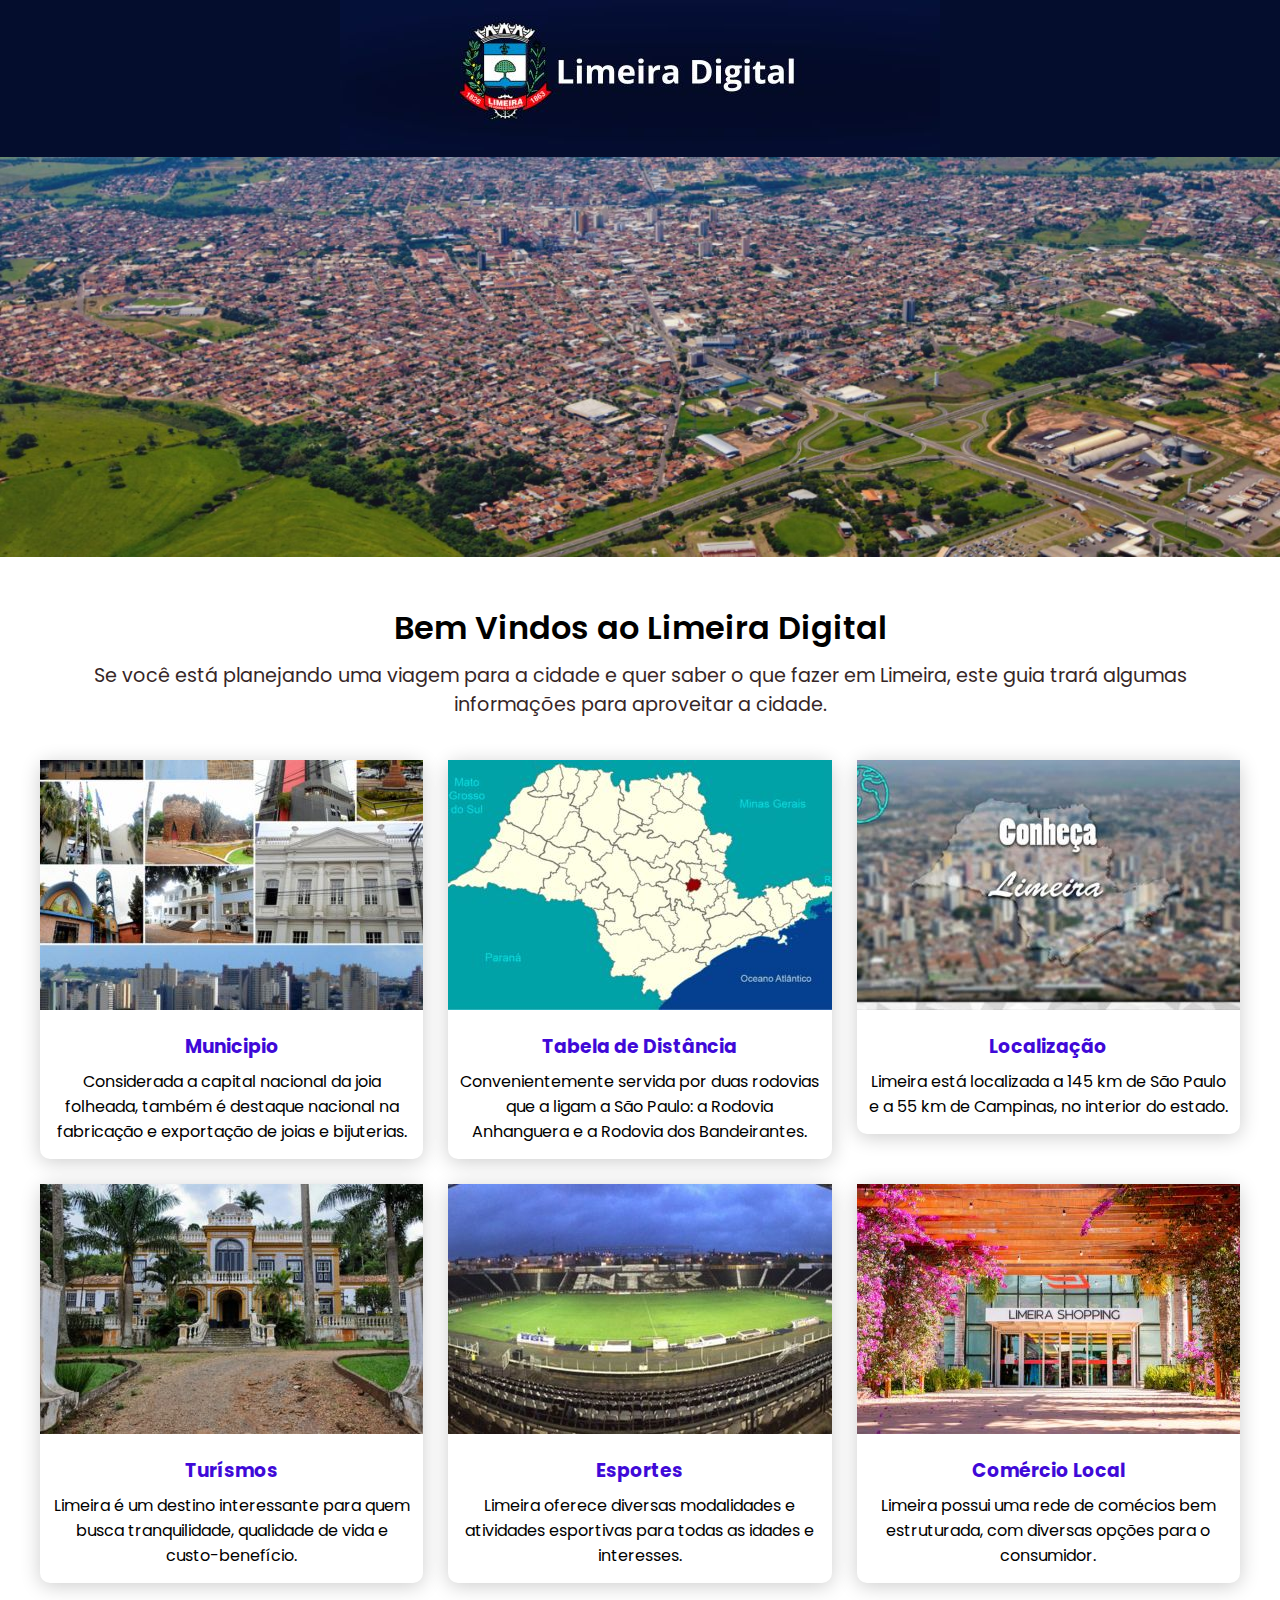
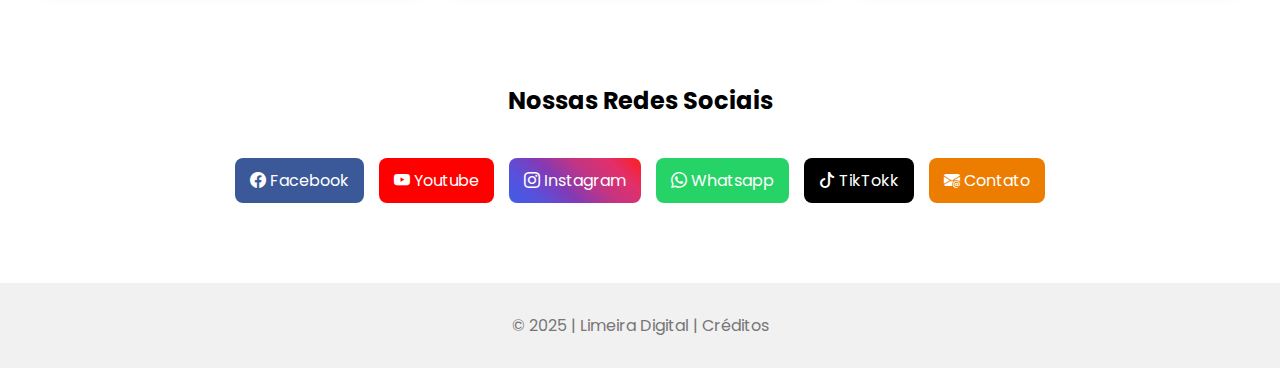
<file: index.html>
<!DOCTYPE html>
<html lang="en">
<head>
    <meta charset="UTF-8">
    <meta name="viewport" content="width=device-width, initial-scale=1.0">
    <title>Limeira Digital - Turismo e Informativo</title>
    <meta name="descrption" content="site informativo da cidade de Limeia">
    <link rel="stylesheet" href="style.css">
</head>

<body>
    <header>
    <img src="imagem/Limeira Digital.jpg" alt="Logo da cidade de Limeira">
    </header>
    <img class="banner" src="imagem/limeira banner.jpg" alt="">

    <main>
        <section class="destaque">
            <h1>Bem Vindos ao Limeira Digital</h1>
            <p>Se você está planejando uma viagem para a cidade e quer saber o que fazer em Limeira, este guia trará algumas informações para aproveitar a cidade.</p>
        </section>

        <section class="grid-home">
            <a href="municipio.html">
                <div class="card">
                    <img src="imagem/municipio.jpg" alt="Imagem do card do município">
                    <h3>Municipio</h3>
                    <p>Considerada a capital nacional da joia folheada, também é destaque nacional na fabricação e exportação de joias e bijuterias.</p>
                </div> 
           </a>

    
            <a href="distancia.html">
                <div class="card">
                    <img src="imagem/distancia.jpg" alt="Imagem do card da distancia de limeina no estado de SP">
                    <h3>Tabela de Distância</h3>
                    <p>Convenientemente servida por duas rodovias que a ligam a São Paulo: a Rodovia Anhanguera e a Rodovia dos Bandeirantes.</p>
                </div> 
           </a>

             <a href="localizacao.html">
                <div class="card">
                    <img src="imagem/localizacao.jpg" alt="Imagem do card da localização">
                    <h3>Localização</h3>
                    <p>Limeira está localizada a 145 km de São Paulo e a 55 km de Campinas, no interior do estado. </p>
                </div> 
           </a>

            <a href="turismo.html">
                <div class="card">
                    <img src="imagem/turismo.jpg" alt="Imagem do card de turismo">
                    <h3>Turísmos</h3>
                    <p>Limeira é um destino interessante para quem busca tranquilidade, qualidade de vida e custo-benefício.</p>
                </div> 
           </a>

             <a href="esporte.html">
                <div class="card">
                    <img src="imagem/esportes.jpg" alt="Imagem do card dos esportes">
                    <h3>Esportes</h3>
                    <p>Limeira oferece diversas modalidades e atividades esportivas para todas as idades e interesses.</p>
                </div> 
           </a>

             <a href="comercio.html">
                <div class="card">
                    <img src="imagem/comercio.jpg" alt="Imagem do card do comércio">
                    <h3>Comércio Local</h3>
                    <p>Limeira possui uma rede de comécios bem estruturada, com diversas opções para o consumidor.</p>
                </div> 
           </a>

        </section>

            <h2> Nossas Redes Sociais</h2>
            <section class="redes-sociais">
            <a href="https://facebook.com" target="_blank"><i class="bi bi-facebook"></i> Facebook</a>
            <a href="https://youtube.com" target="_blank"><i class="bi bi-youtube"></i> Youtube</a>
            <a href="https://intagram.com" target="_blank"><i class="bi bi-instagram"></i> Instagram</a>
            <a href="https://whatsapp.com" target="_blank"><i class="bi bi-whatsapp"></i> Whatsapp</a>
            <a href="https://tiktok.com" target="_blank"><i class="bi bi-tiktok"></i> TikTokk</a>
            <a href="contato.html" ><i class="bi bi-envelope-at-fill"></i> Contato</a>
         </section>

    </main>

      <footer>
         &copy; 2025 | Limeira Digital | Créditos
      </footer>

</body>
</html>
</file>
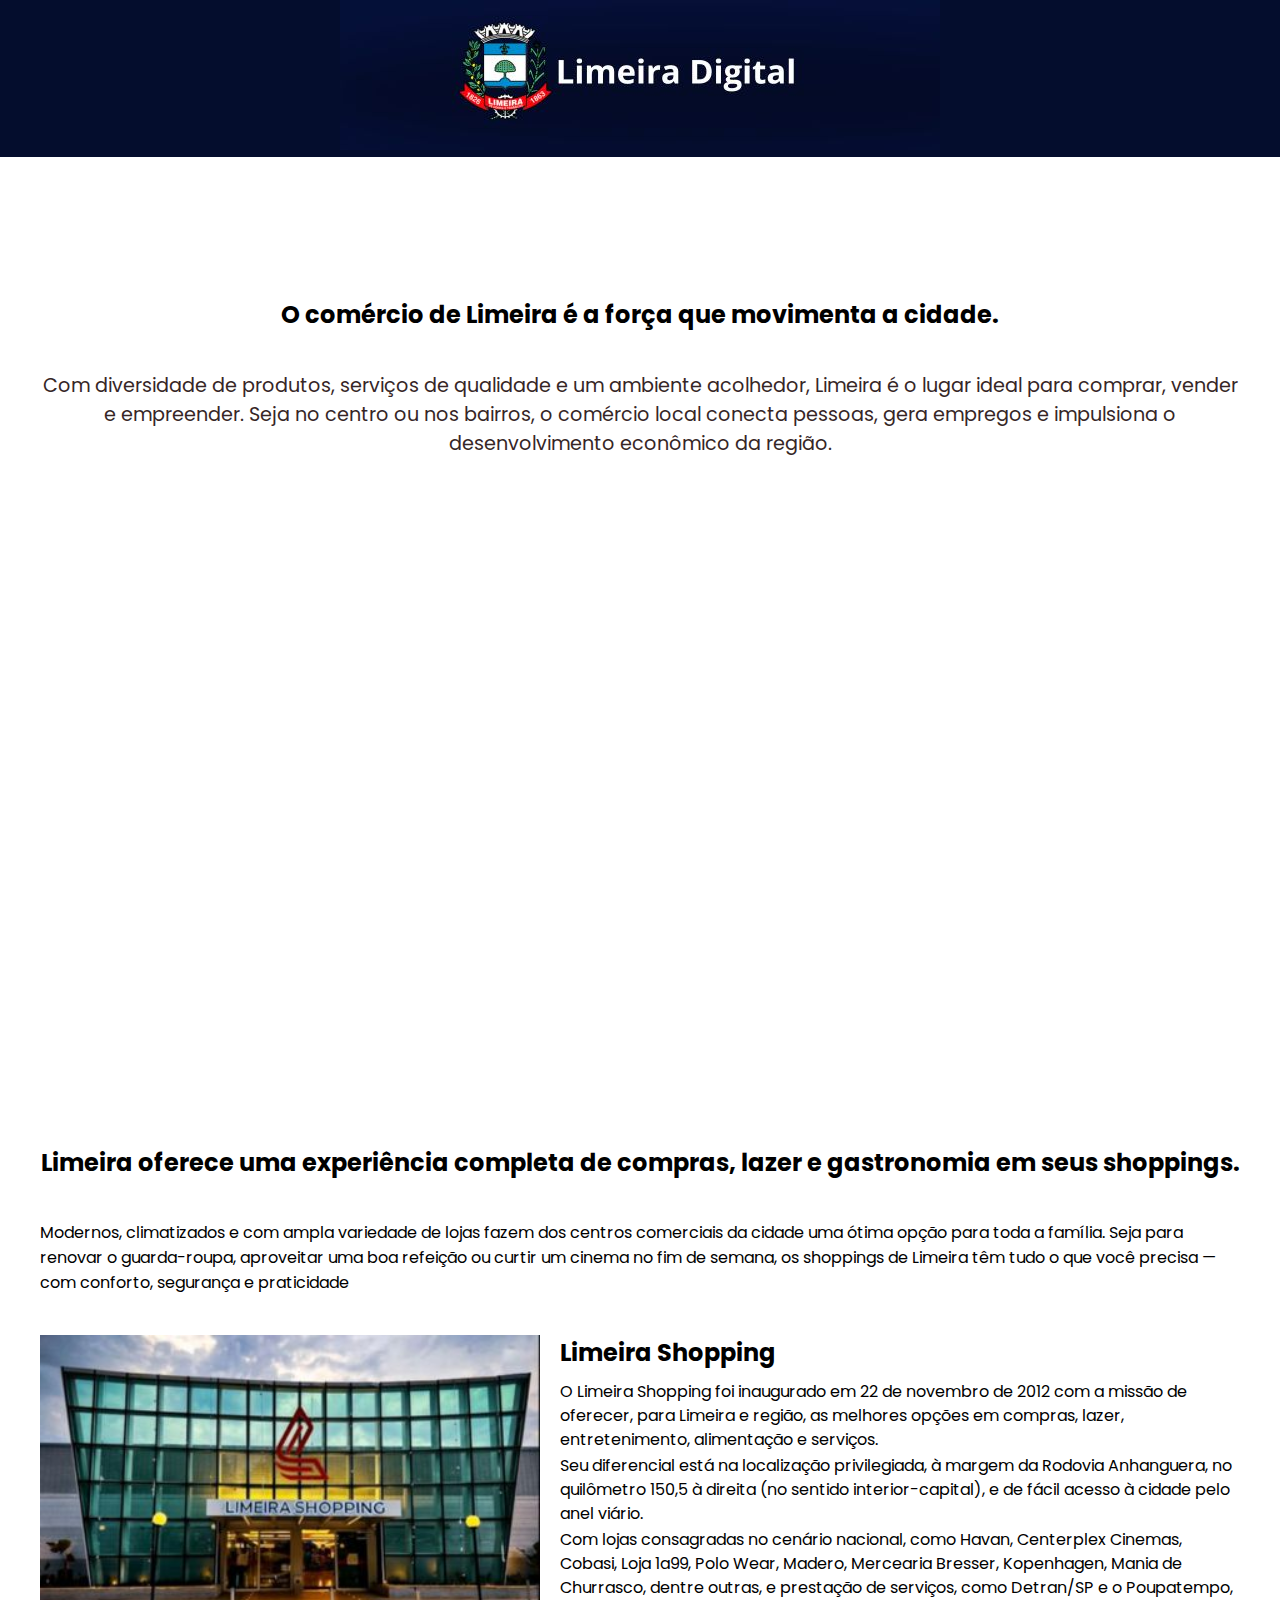
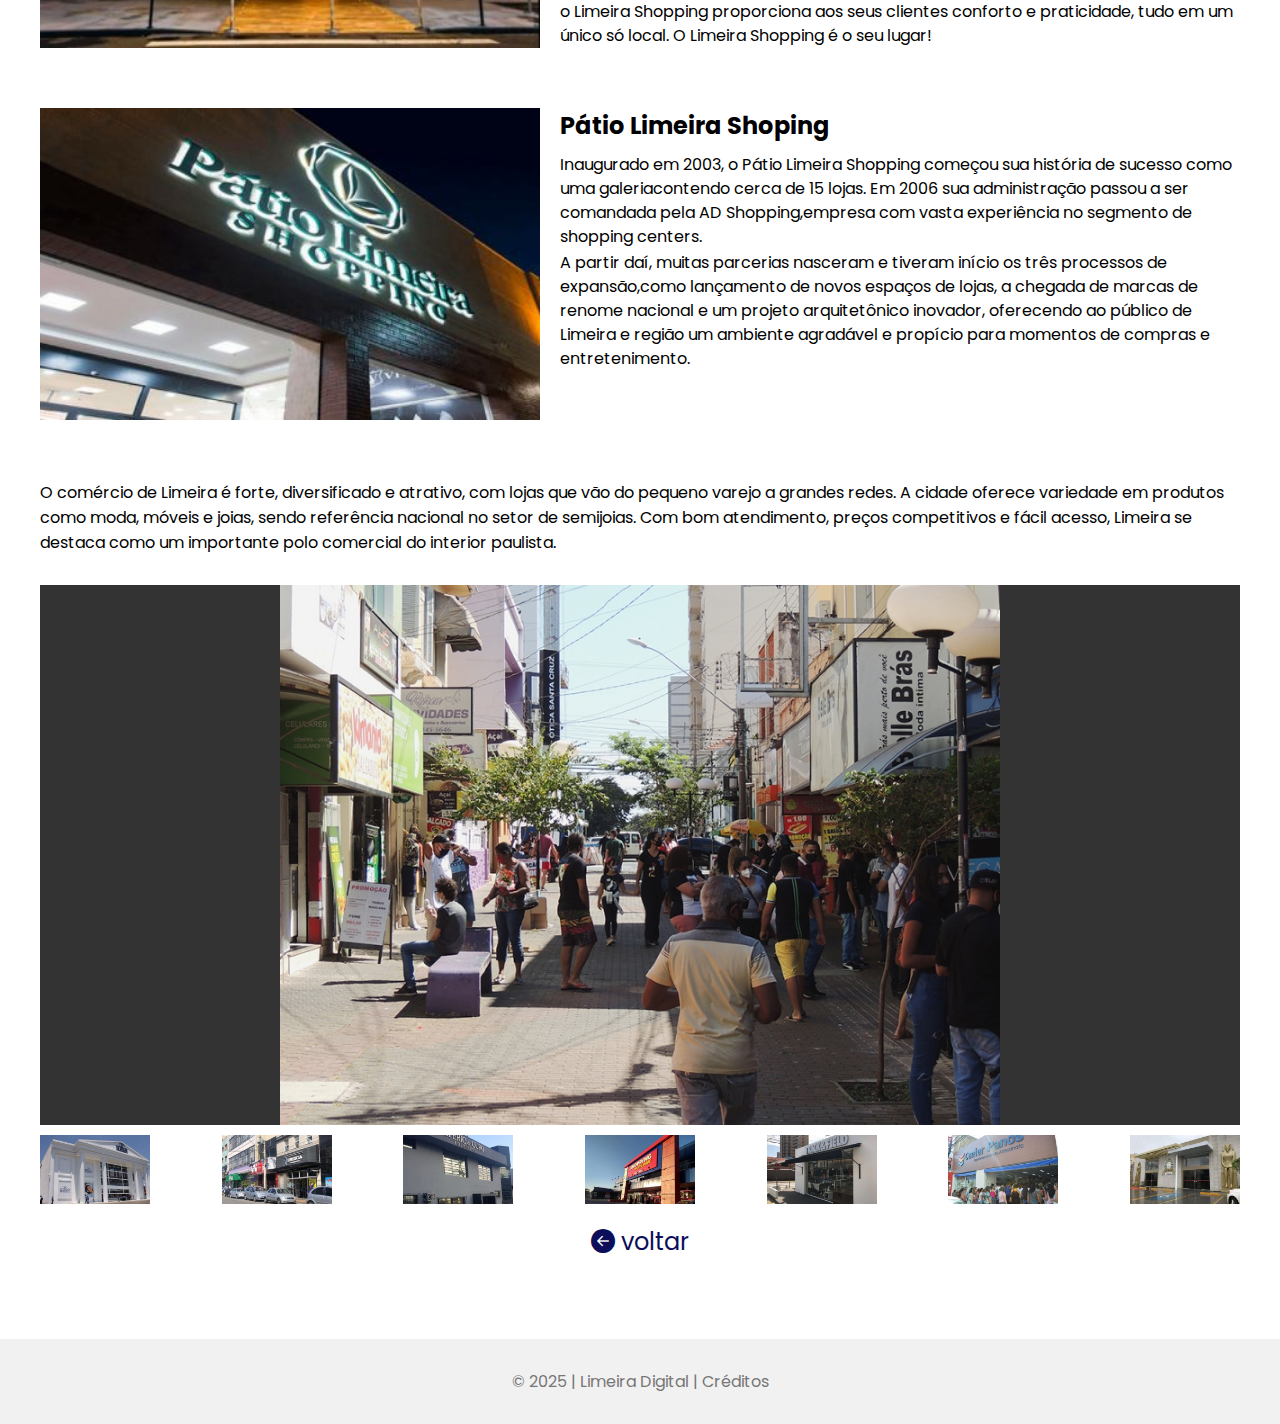
<file: comercio.html>
<!DOCTYPE html>
<html lang="en">

<head>
    <meta charset="UTF-8">
    <meta name="viewport" content="width=device-width, initial-scale=1.0">
    <title>Limeira Digital - Turismo e Informativo</title>
    <meta name="descrption" content="site informativo da cidade de Limeia">
    <link rel="stylesheet" href="style.css">
</head>

<body>
    <header>
        <img src="imagem/Limeira Digital.jpg" alt="Logo da cidade de Limeira">
    </header>
    <main>

        <section class="destaque">
            <h2>O comércio de Limeira é a força que movimenta a cidade.</h2>
            <p>Com diversidade de produtos, serviços de qualidade e um ambiente acolhedor, Limeira é o lugar ideal para
                comprar, vender e empreender. Seja no centro ou nos bairros, o comércio local conecta pessoas, gera
                empregos e impulsiona o desenvolvimento econômico da região.</p>
        </section>

        <section class="videos-comercio">
            <iframe width="560" height="315" src="https://www.youtube.com/embed/aw48Kfs0X58?si=qciJlrJIW04m2XB7"
                title="YouTube video player" frameborder="0"
                allow="accelerometer; autoplay; clipboard-write; encrypted-media; gyroscope; picture-in-picture; web-share"
                referrerpolicy="strict-origin-when-cross-origin" allowfullscreen></iframe>
        </section>

        <section>
            <h2>Limeira oferece uma experiência completa de compras, lazer e gastronomia em seus shoppings. </h2>
            <p>Modernos, climatizados e com ampla variedade de lojas fazem dos centros comerciais da cidade uma ótima
                opção para toda a família. Seja para renovar o guarda-roupa, aproveitar uma boa refeição ou curtir um
                cinema no fim de semana, os shoppings de Limeira têm tudo o que você precisa — com conforto, segurança e
                praticidade</p>
        </section>

        <section class="grid-shopping">
            <div>
                <img class="foto-comercio" src="imagem/limeira-shopping.jpg" alt="foto do shppins limeira">
                <h2>Limeira Shopping</h2>
                <p>O Limeira Shopping foi inaugurado em 22 de novembro de 2012 com a missão de oferecer, para Limeira e
                    região, as melhores opções em compras, lazer, entretenimento, alimentação e serviços.
                <p>Seu diferencial está na localização privilegiada, à margem da Rodovia Anhanguera, no quilômetro 150,5
                    à direita (no sentido interior-capital), e de fácil acesso à cidade pelo anel viário.</p>
                <p>Com lojas consagradas no cenário nacional, como Havan, Centerplex Cinemas, Cobasi, Loja 1a99, Polo
                    Wear, Madero, Mercearia Bresser, Kopenhagen, Mania de Churrasco, dentre outras, e prestação de
                    serviços, como Detran/SP e o Poupatempo, o Limeira Shopping proporciona aos seus clientes conforto e
                    praticidade, tudo em um único só local. O Limeira Shopping é o seu lugar!
                <p>
            </div>
        </section>

        <section class="grid-shopping">
            <div>
                <img class="foto-comercio" src="imagem/patio-limeira.jpg" alt="foto do shopping Pátio de limeira">
                <h2> Pátio Limeira Shoping</h2>
                <p>Inaugurado em 2003, o Pátio Limeira Shopping começou sua história de sucesso como uma galeriacontendo cerca de 15 lojas. Em 2006 sua administração passou a ser comandada pela AD Shopping,empresa com vasta experiência no segmento de shopping centers.</p>
                <p> A partir daí, muitas parcerias nasceram e tiveram início os três processos de expansão,como
                lançamento de novos espaços de lojas, a chegada de marcas de renome nacional e um projeto
                arquitetônico inovador, oferecendo ao público de Limeira e região um ambiente agradável e propício para momentos de compras e entretenimento.</p>
            </div>
        </section>

        <section class="Comercio">
            <p> O comércio de Limeira é forte, diversificado e atrativo, com lojas que vão do pequeno varejo a grandes
                redes. A cidade oferece variedade em produtos como moda, móveis e joias, sendo referência nacional no
                setor de semijoias. Com bom atendimento, preços competitivos e fácil acesso, Limeira se destaca como um
                importante polo comercial do interior paulista.</p>

            <div class="galeria-destaques">
                <img src="imagem/comercio rua limeira.jpg" alt="Foto do comercio no cento de limeira ">
            </div>

            <div class="galeria-miniaturas">
                <img src="imagem/loja Havan.jpg" alt="">
                <img src="imagem/loja jessica.jpg" alt="">
                <img src="imagem/loja imperio do ouro.jpg" alt="">
                <img src="imagem/loja shopping da ultilidade.jpg" alt="">
                <img src="imagem/loja tack&Field.jpg" alt="">
                <img src="imagem/loja center panos.jpg" alt="">
                <img src="imagem/loja farao.jpg" alt="">

            </div>


            <section class="voltar">
                <a href="index.html"><i class="bi bi-arrow-left-circle-fill"></i> voltar</a>
            </section>
    </main>
    <footer>
        &copy; 2025 | Limeira Digital | Créditos
    </footer>
</body>

</html>
</file>
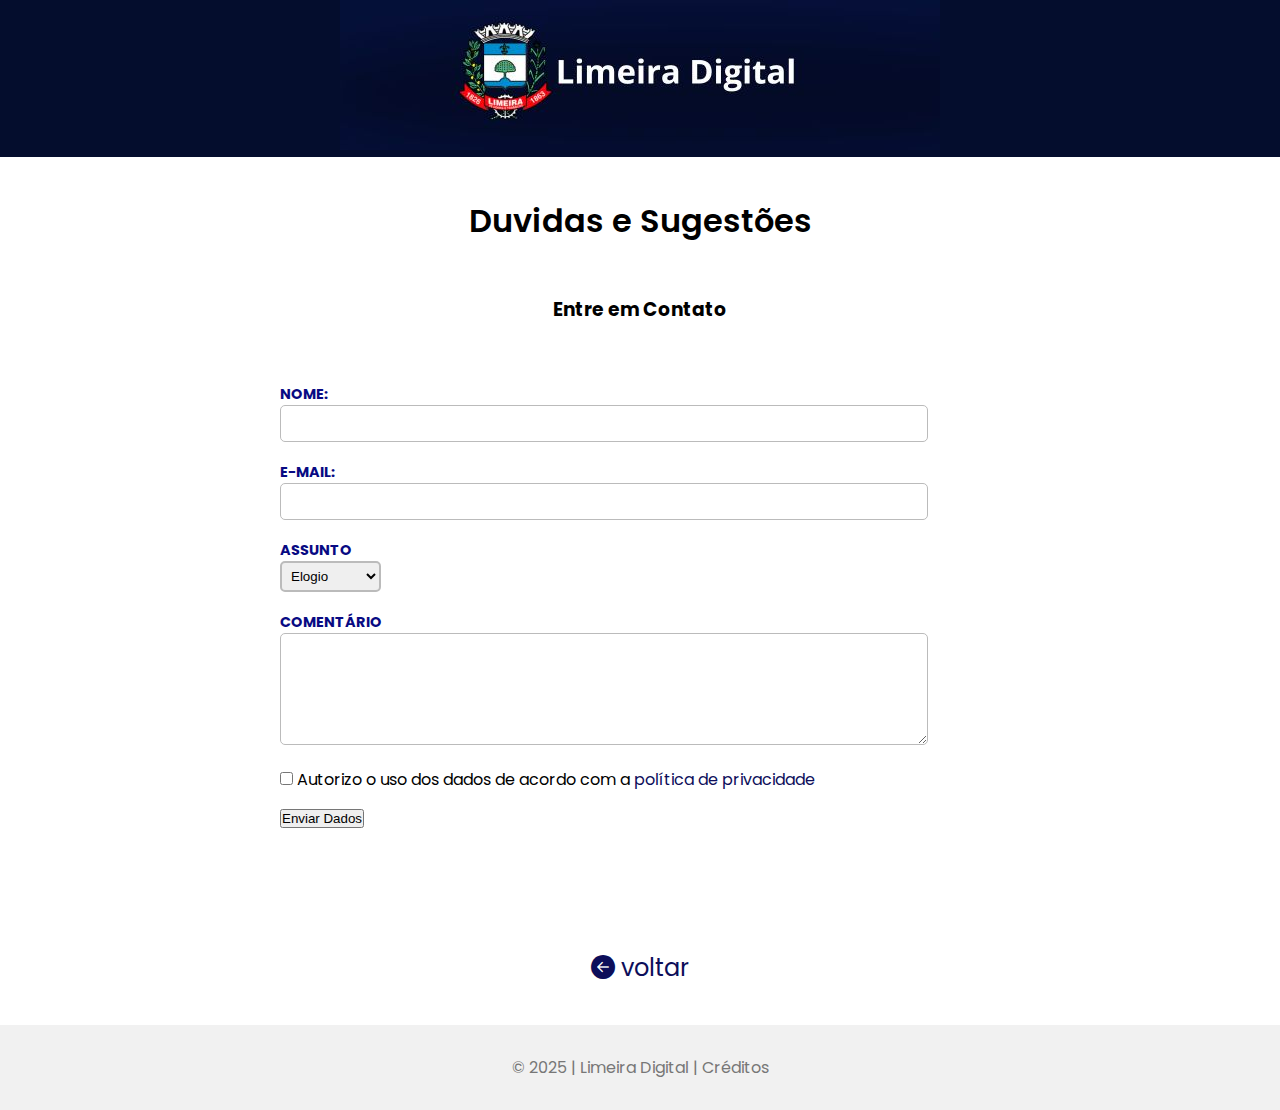
<file: contato.html>
<!DOCTYPE html>
<html lang="pt-BR">

<head>
    <meta charset="UTF-8">
    <meta name="viewport" content="width=device-width, initial-scale=1.0">
    <title>Limeira Digital - Turismo e Informativo</title>
    <meta name="descrption" content="site informativo da cidade de Limeia">
    <link rel="stylesheet" href="style.css">
</head>

<body>
    <header>
     <img src="imagem/Limeira Digital.jpg" alt="Logo da cidade de Limeira">
    </header>

    <main>
        <section class="destaque">
            <h1>Duvidas e Sugestões</h1>
            <h3>Entre em Contato</h3>
        </section>
        
        <section class="grid-contato">
            <div>
                <form action="" method="post" name="form1" id="form1">
                    <div>
                        <label for="">Nome:</label>
                        <input type="text" id="nome" name="nome" required>
                     </div>
                    <div>
                        <label for="">E-mail:</label>
                        <input type="email" id="correio-eletronico" name="correio-eletronico" required>
                       
                    </div>
                   
                    <div>
                        <label for="">Assunto</label>
                        <select nome="assunto" id="assunto">
                            <option></option>
                            <option>Crítica</option>
                            <option>Dúvida</option>
                            <option>Sugestão</option>
                            <option selected>Elogio</option>
                            <option>Informação</option>
                            <option>Outro</option>
                        </select>
                    </div>
                    <div>
                        <label for="">Comentário</label>
                        <textarea name="comentario" id="comentario" rows="6"></textarea>
                    </div>

                    <div>
                        
                        <input type="checkbox" name="lgpd" id="lgpd" value="sim">
                        Autorizo o uso dos dados de acordo com a <a href="#">política de privacidade</a>
                    </div>
                    <div>
                        <input type="submit" name="enviar" id="enviar" value="Enviar Dados">
                        
                    </div>
                </form>
            </div>

        </section>
    </main>
       <section class="voltar">
            <a href="index.html"><i class="bi bi-arrow-left-circle-fill"></i> voltar</a>
         </section>
    </main>
    <footer>
         &copy; 2025 | Limeira Digital | Créditos
      </footer>
</body>
</html>
</file>
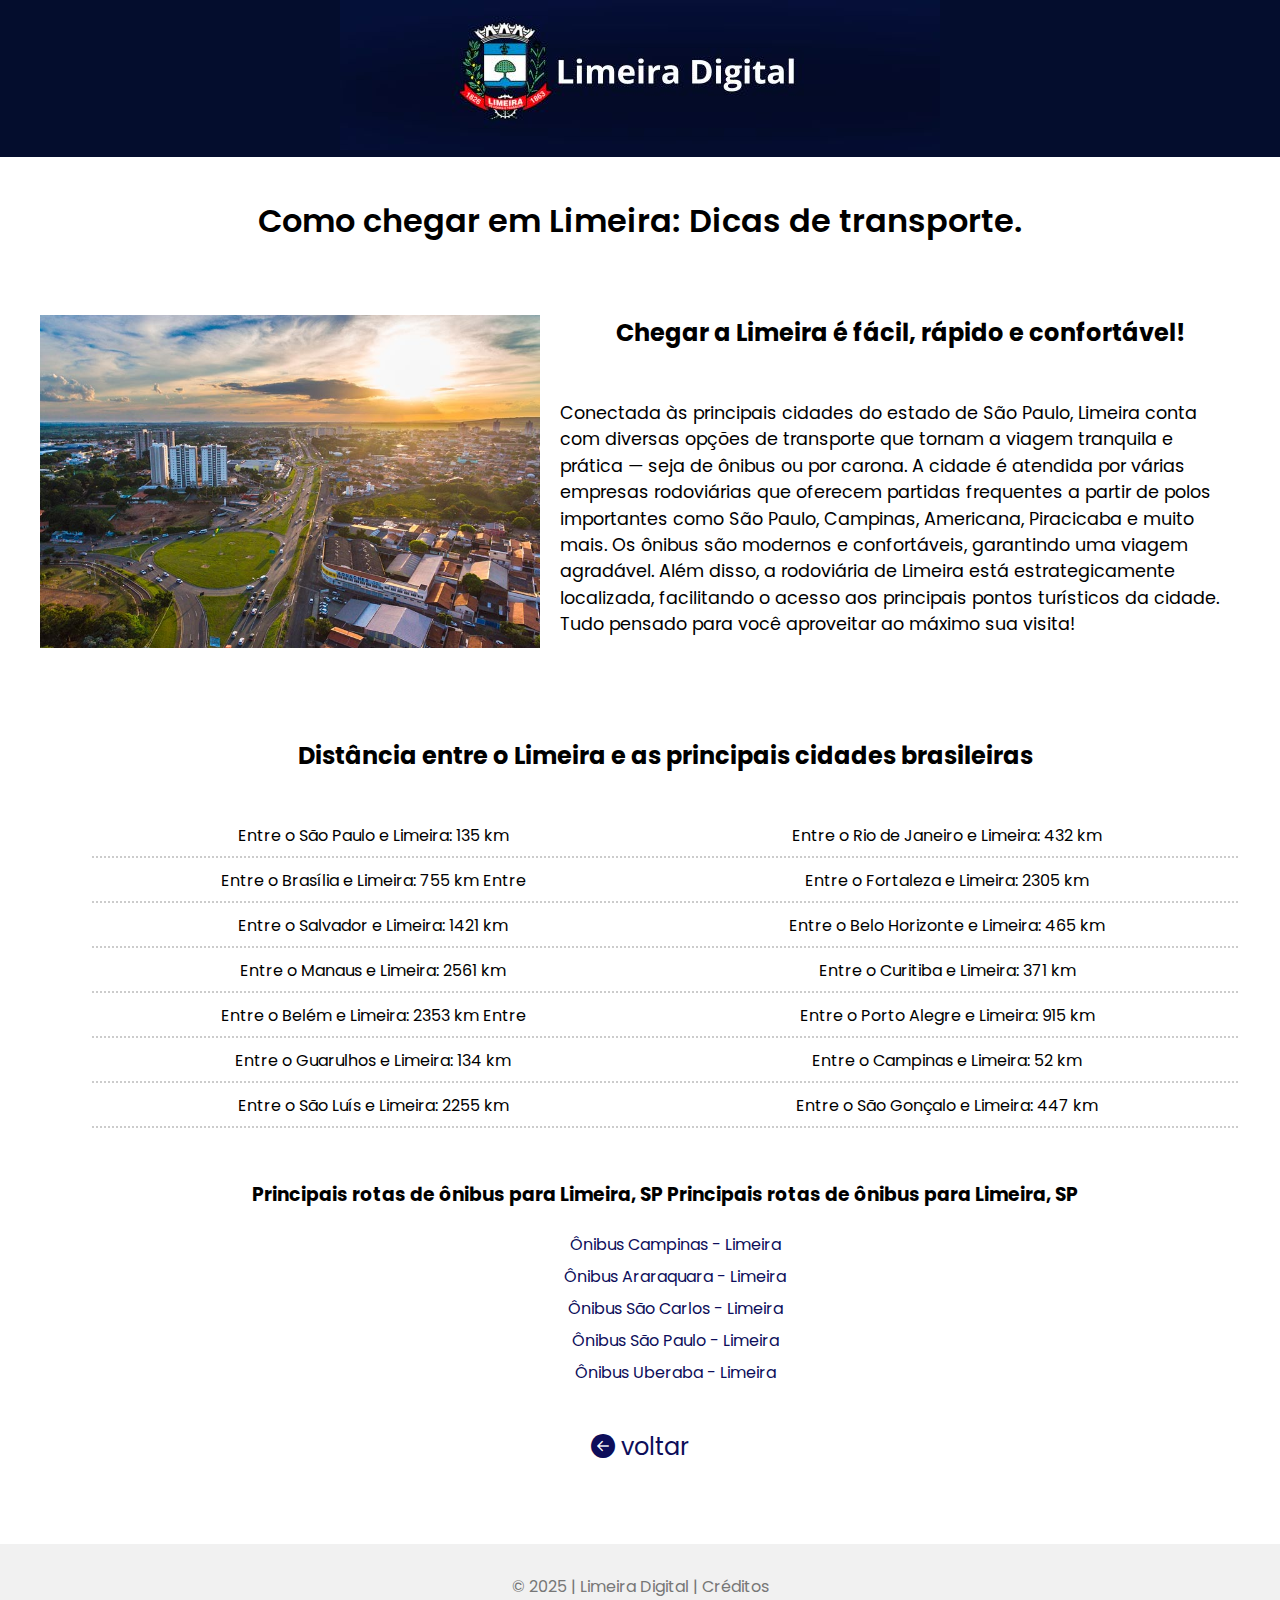
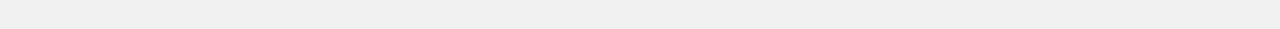
<file: distancia.html>
<!DOCTYPE html>
<html lang="en">
<head>
    <meta charset="UTF-8">
    <meta name="viewport" content="width=device-width, initial-scale=1.0">
    <title>Limeira Digital - Turismo e Informativo</title>
    <meta name="descrption" content="site informativo da cidade de Limeia">
    <link rel="stylesheet" href="style.css">
</head>
<body>
    <header>
        <img src="imagem/Limeira Digital.jpg" alt="Logo da cidade de Limeira">
    </header>
    <main>
        <Section class="destaque">
            <h1>Como chegar em Limeira: Dicas de transporte. </h1>
        </Section>

         <section class="grid-distancia">
            
            <div>
                <img class="foto-distancia" src="imagem/cidade-limeira.jpg" alt="foto de Limeira">
                <h2>Chegar a Limeira é fácil, rápido e confortável!</h2>
                <p>Conectada às principais cidades do estado de São Paulo, Limeira conta com diversas opções de transporte que tornam a viagem tranquila e prática — seja de ônibus ou por carona.
                A cidade é atendida por várias empresas rodoviárias que oferecem partidas frequentes a partir de polos importantes como São Paulo, Campinas, Americana, Piracicaba e muito mais.
                Os ônibus são modernos e confortáveis, garantindo uma viagem agradável. Além disso, a rodoviária de Limeira está estrategicamente localizada, facilitando o acesso aos principais pontos turísticos da cidade. Tudo pensado para você aproveitar ao máximo sua visita!</p>
            </div>
         </section>

            <section class="distancia">
             
                   
         <h2>Distância entre o Limeira e as principais cidades brasileiras</h2>
         <table class="tabela-distancia">
             
             <tbody>
                 <tr>
                     <td>Entre o São Paulo e Limeira: 135 km	</td> <!-- cria uma coluna comum de conteúdo-->
                     <td>Entre o Rio de Janeiro e Limeira: 432 km</td>
                 </tr>
                 <tr>
                     <td>Entre o Brasília e Limeira: 755 km	Entre </td> 
                     <td>Entre o Fortaleza e Limeira: 2305 km</td>
                 </tr>
                 <tr>
                     <td>Entre o Salvador e Limeira: 1421 km</td> 
                     <td>Entre o Belo Horizonte e Limeira: 465 km</td>
                 </tr>
                 <tr>
                     <td>Entre o Manaus e Limeira: 2561 km</td> 
                     <td>Entre o Curitiba e Limeira: 371 km</td>
                 </tr>
                 <tr>
                     <td>Entre o Belém e Limeira: 2353 km	Entre</td> 
                     <td>Entre o Porto Alegre e Limeira: 915 km</td>
                 </tr>
                 <tr>
                     <td>Entre o Guarulhos e Limeira: 134 km</td> 
                     <td>Entre o Campinas e Limeira: 52 km</td>
                 </tr>
                 <tr>
                     <td>Entre o São Luís e Limeira: 2255 km</td> 
                     <td>Entre o São Gonçalo e Limeira: 447 km</td>
                 </tr>
                 
             </tbody>
         </table>
     

            <div>
                <h3>Principais rotas de ônibus para Limeira, SP Principais rotas de ônibus para Limeira, SP</h3>
                <ul>
                    
                    <a href="https://www.blablacar.com.br/bus/routes/campinas-2/limeira-2"><li>Ônibus Campinas - Limeira</li></a>
                    <a href="https://www.blablacar.com.br/bus/routes/araraquara-2/limeira-2"><li>Ônibus Araraquara - Limeira</li></a>
                    <a href="https://www.blablacar.com.br/bus/routes/sao-carlos-4/limeira-2"><li>Ônibus São Carlos - Limeira</li></a>
                    <a href="https://www.blablacar.com.br/bus/routes/sao-paulo-2/limeira-2"><li>Ônibus São Paulo - Limeira</li></a>
                    <a href="https://www.blablacar.com.br/bus/routes/uberaba-2/limeira-2"><li>Ônibus Uberaba - Limeira</li></a>
                </ul>
            </div>
            </section>

    <section class="voltar">
            <a href="index.html"><i class="bi bi-arrow-left-circle-fill"></i> voltar</a>
         </section>
    </main>
    <footer>
         &copy; 2025 | Limeira Digital | Créditos
      </footer>
</body>
</html>
</file>
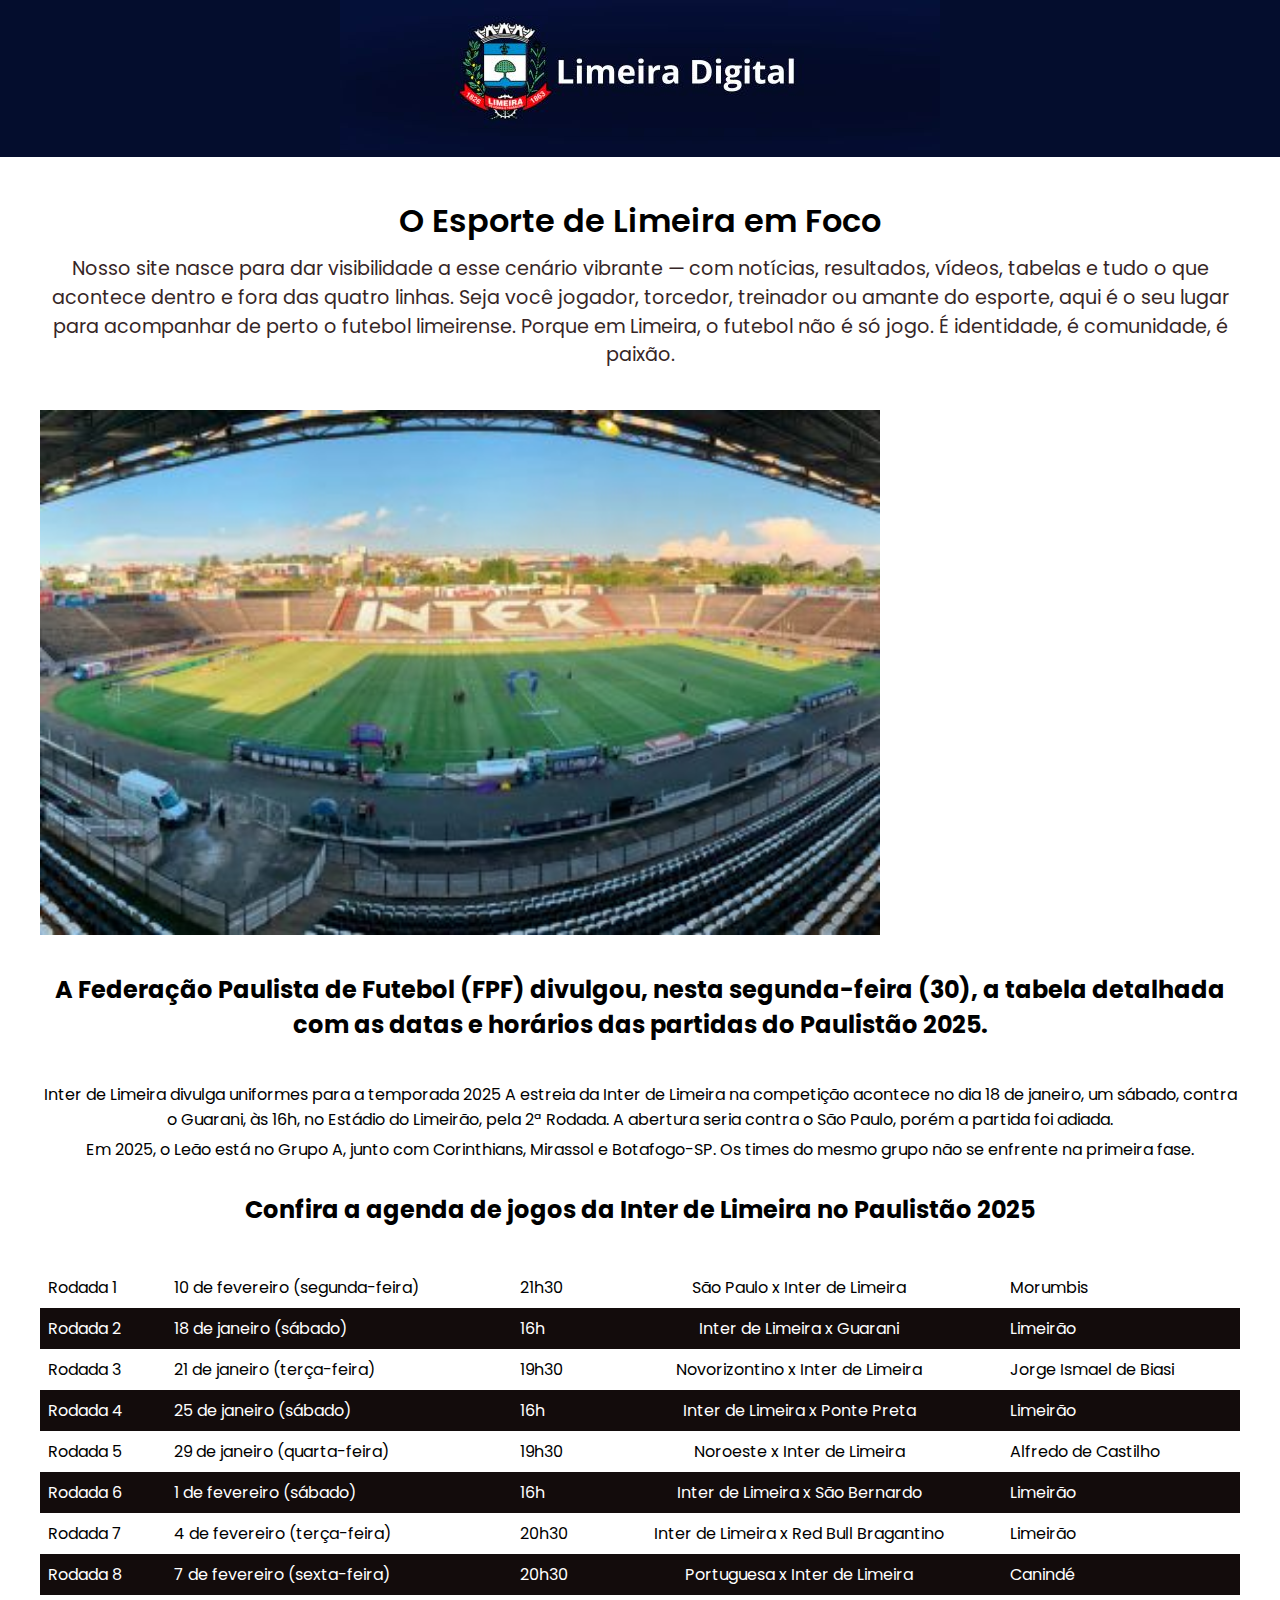
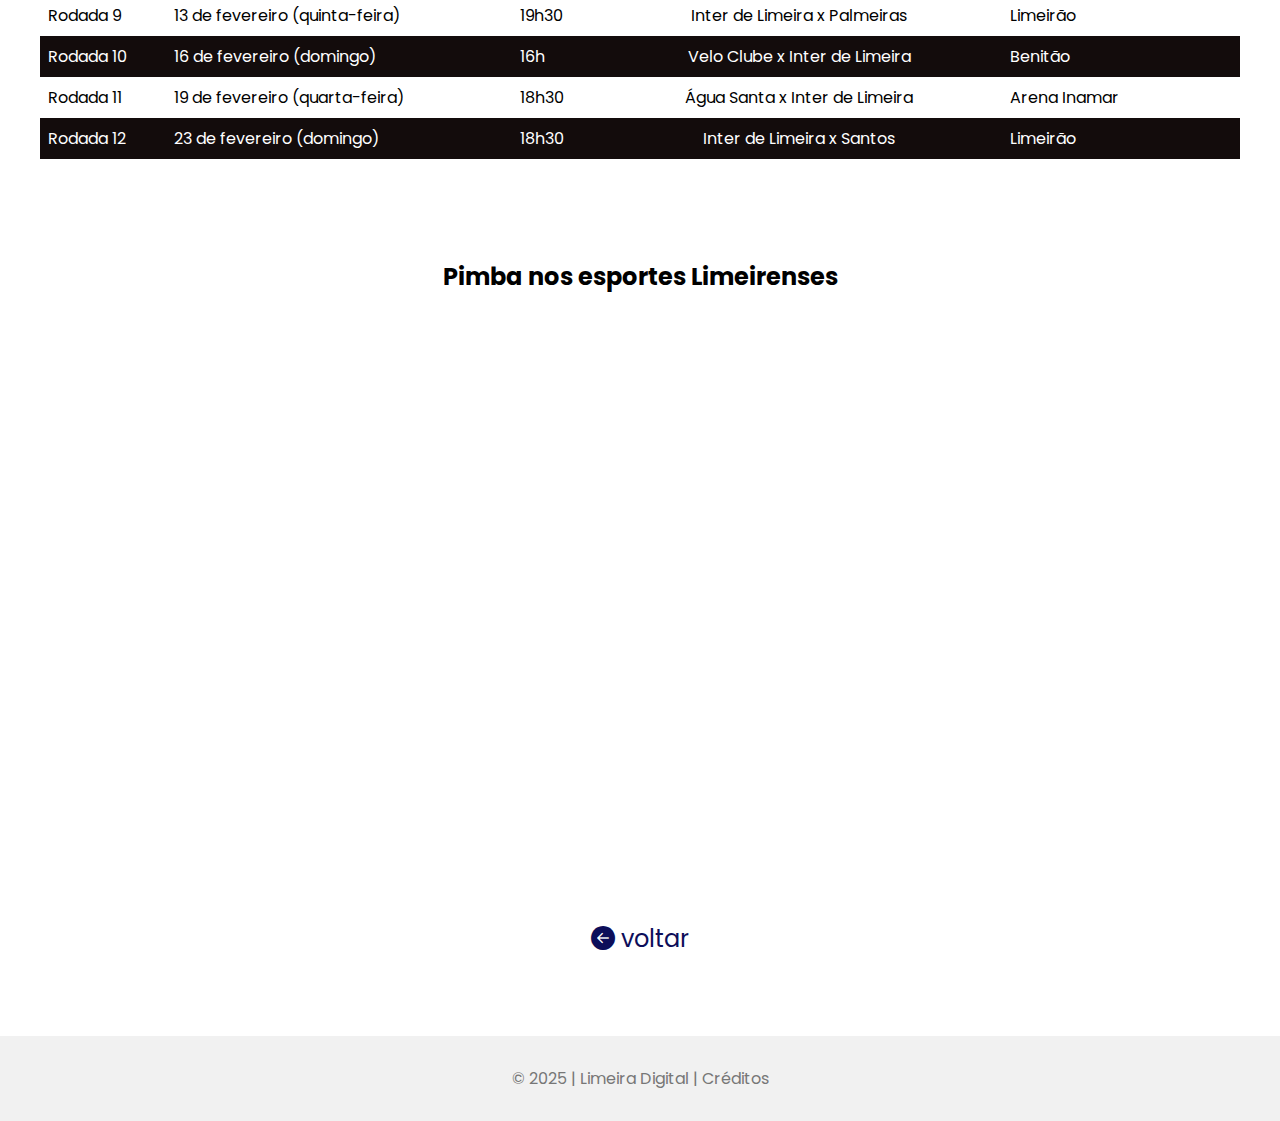
<file: esporte.html>
<!DOCTYPE html>
<html lang="en">

<head>
  <meta charset="UTF-8">
  <meta name="viewport" content="width=device-width, initial-scale=1.0">
  <title>Limeira Digital - Turismo e Informativo</title>
  <meta name="descrption" content="site informativo da cidade de Limeia">
  <link rel="stylesheet" href="style.css">
</head>

<body>
  <header>
    <img src="imagem/Limeira Digital.jpg" alt="Logo da cidade de Limeira">
  </header>
  <main>
    <section class="destaque">
      <h1> O Esporte de Limeira em Foco</h1>
      <p> Nosso site nasce para dar visibilidade a esse cenário vibrante — com notícias, resultados, vídeos, tabelas e
        tudo o que acontece dentro e fora das quatro linhas. Seja você jogador, torcedor, treinador ou amante do
        esporte, aqui é o seu lugar para acompanhar de perto o futebol limeirense.
        Porque em Limeira, o futebol não é só jogo. É identidade, é comunidade, é paixão. </p>
    </section>

    <section class="grid-esporte">
    <div>

      <img class="foto-esporte" src="imagem/estario.jpg" alt="limeirão estadio de futebol de limeira">
      <h2>A Federação Paulista de Futebol (FPF) divulgou, nesta segunda-feira (30), a tabela detalhada com as datas e
      horários das partidas do Paulistão 2025.</h2>
      <p>Inter de Limeira divulga uniformes para a temporada 2025
      A estreia da Inter de Limeira na competição acontece no dia 18 de janeiro, um sábado, contra o Guarani, às 16h, no
      Estádio do Limeirão, pela 2ª Rodada. A abertura seria contra o São Paulo, porém a partida foi adiada.</p>
      <p>Em 2025, o Leão está no Grupo A, junto com Corinthians, Mirassol e Botafogo-SP. Os times do mesmo grupo não se
      enfrente na primeira fase.</p>

       <h2>Confira a agenda de jogos da Inter de Limeira no Paulistão 2025</h2>

            <div class="rolagem">
            <table class="tabela-esporte">
              
                <tbody>
                    <tr>
                        <td>Rodada 1 </td> <!-- cria uma coluna comum de conteúdo-->
                        <td>10 de fevereiro (segunda-feira)</td>
                        <td>21h30</td>
                        <td> São Paulo x Inter de Limeira </td>
                        <td>Morumbis</td>
                    </tr>
                    <tr>
                        <td>Rodada 2</td> 
                        <td>18 de janeiro (sábado)</td>
                        <td>16h</td>
                        <td>Inter de Limeira x Guarani</td>
                        <td>Limeirão</td>
                    </tr>
                    <tr>
                        <td>Rodada 3</td> 
                        <td>21 de janeiro (terça-feira)</td>
                        <td>19h30</td>
                        <td>Novorizontino x Inter de Limeira</td>
                        <td>Jorge Ismael de Biasi</td>
                    </tr>
                    <tr>
                        <td>Rodada 4</td> 
                        <td>25 de janeiro (sábado)</td>
                        <td>16h</td>
                        <td>Inter de Limeira x Ponte Preta</td>
                        <td>Limeirão</td>
                    </tr>
                    <tr>
                        <td>Rodada 5</td> 
                        <td>29 de janeiro (quarta-feira)</td>
                        <td>19h30</td>
                        <td>Noroeste x Inter de Limeira</td>
                        <td> Alfredo de Castilho</td>
                    </tr>
                    <tr>
                        <td>Rodada 6</td> 
                        <td>1 de fevereiro (sábado)</td>
                        <td>16h</td>
                        <td>Inter de Limeira x São Bernardo</td>
                        <td>Limeirão</td>
                    </tr>
                    <tr>
                        <td>Rodada 7</td> 
                        <td>4 de fevereiro (terça-feira)</td>
                        <td>20h30</td>
                        <td>Inter de Limeira x Red Bull Bragantino</td>
                        <td>Limeirão</td>
                    </tr>
                    <tr>
                        <td>Rodada 8</td> 
                        <td> 7 de fevereiro (sexta-feira) </td>
                        <td>20h30</td>
                        <td>Portuguesa x Inter de Limeira </td>
                        <td>Canindé</td>
                    </tr>
                    <tr>
                        <td>Rodada 9</td> 
                        <td> 13 de fevereiro (quinta-feira)</td>
                        <td>19h30</td>
                        <td>Inter de Limeira x Palmeiras</td>
                        <td>Limeirão</td>
                    </tr>
                    <tr>
                        <td>Rodada 10</td> 
                        <td> 16 de fevereiro (domingo)</td>
                        <td>16h</td>
                        <td>Velo Clube x Inter de Limeira </td>
                        <td>Benitão</td>
                    </tr>
                    <tr>
                        <td>Rodada 11</td> 
                        <td>19 de fevereiro (quarta-feira)</td>
                        <td>18h30</td>
                        <td>Água Santa x Inter de Limeira </td>
                        <td>Arena Inamar</td>
                    </tr>
                    <tr>
                        <td>Rodada 12</td> 
                        <td>23 de fevereiro (domingo) </td>
                        <td>18h30</td>
                        <td>Inter de Limeira x Santos </td>
                        <td>Limeirão</td>
                    </tr>
                    
                </tbody>
              </table>
    </div>
    
    </section>
    <section>
      <h2>Pimba nos esportes Limeirenses</h2>
    </section>



    <section class="videos-esportes">

      <iframe src="https://www.youtube.com/embed/aA3sEZ-ndp4?si=iLzpp2k6xUicdHb0" title="YouTube video player"
        frameborder="0"
        allow="accelerometer; autoplay; clipboard-write; encrypted-media; gyroscope; picture-in-picture; web-share"
        referrerpolicy="strict-origin-when-cross-origin" allowfullscreen></iframe>
    </section>


    <section class="voltar">
      <a href="index.html"><i class="bi bi-arrow-left-circle-fill"></i> voltar</a>
    </section>
  </main>
  <footer>
    &copy; 2025 | Limeira Digital | Créditos
  </footer>
</body>

</html>
</file>
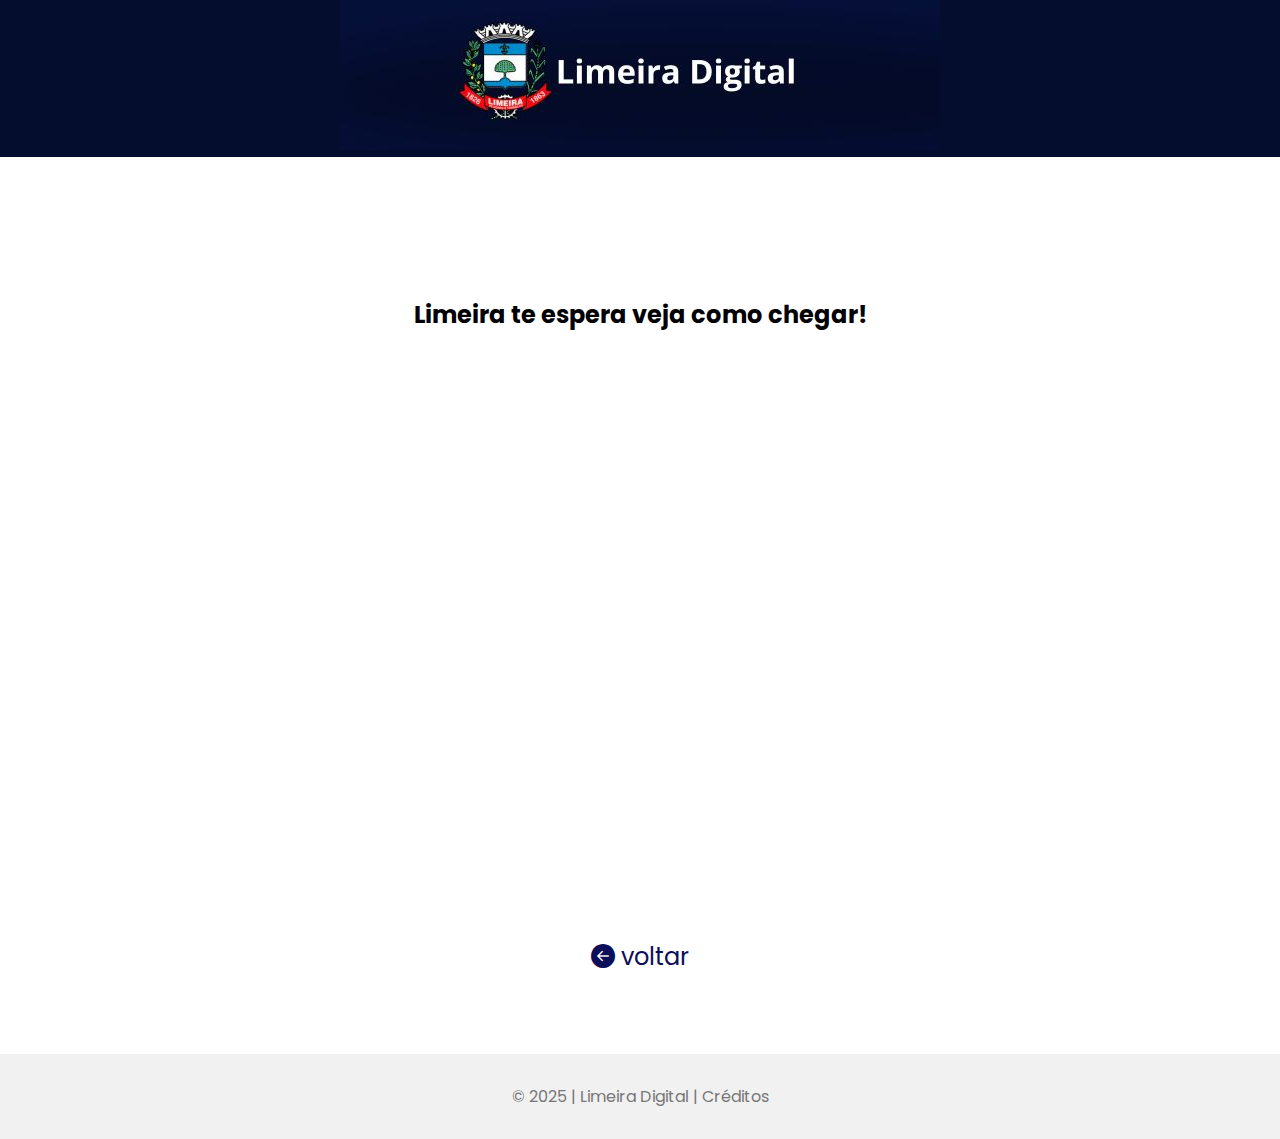
<file: localizacao.html>
<!DOCTYPE html>
<html lang="en">
<head>
    <meta charset="UTF-8">
    <meta name="viewport" content="width=device-width, initial-scale=1.0">
    <title>Limeira Digital - Turismo e Informativo</title>
    <meta name="descrption" content="site informativo da cidade de Limeia">
    <link rel="stylesheet" href="style.css">
</head>
<body>
    <header>
        <img src="imagem/Limeira Digital.jpg" alt="Logo da cidade de Limeira">
    </header>
    <main>

        <section class="mapa-limeira">
            <h2>Limeira te espera veja como chegar!</h2>
            <iframe src="https://www.google.com/maps/embed?pb=!1m18!1m12!1m3!1d58944.13151435428!2d-47.455669457178175!3d-22.578795898555285!2m3!1f0!2f0!3f0!3m2!1i1024!2i768!4f13.1!3m3!1m2!1s0x94c88055b6df0dc3%3A0x1b0ef5f339809ecd!2sLimeira%2C%20SP!5e0!3m2!1spt-BR!2sbr!4v1748778321023!5m2!1spt-BR!2sbr" width="600" height="600" style="border:0;" allowfullscreen="" loading="lazy" referrerpolicy="no-referrer-when-downgrade"></iframe>

        </section>

    <section class="voltar">
            <a href="index.html"><i class="bi bi-arrow-left-circle-fill"></i> voltar</a>
         </section>
    </main>
    <footer>
         &copy; 2025 | Limeira Digital | Créditos
      </footer>
</body>
</html>
</file>
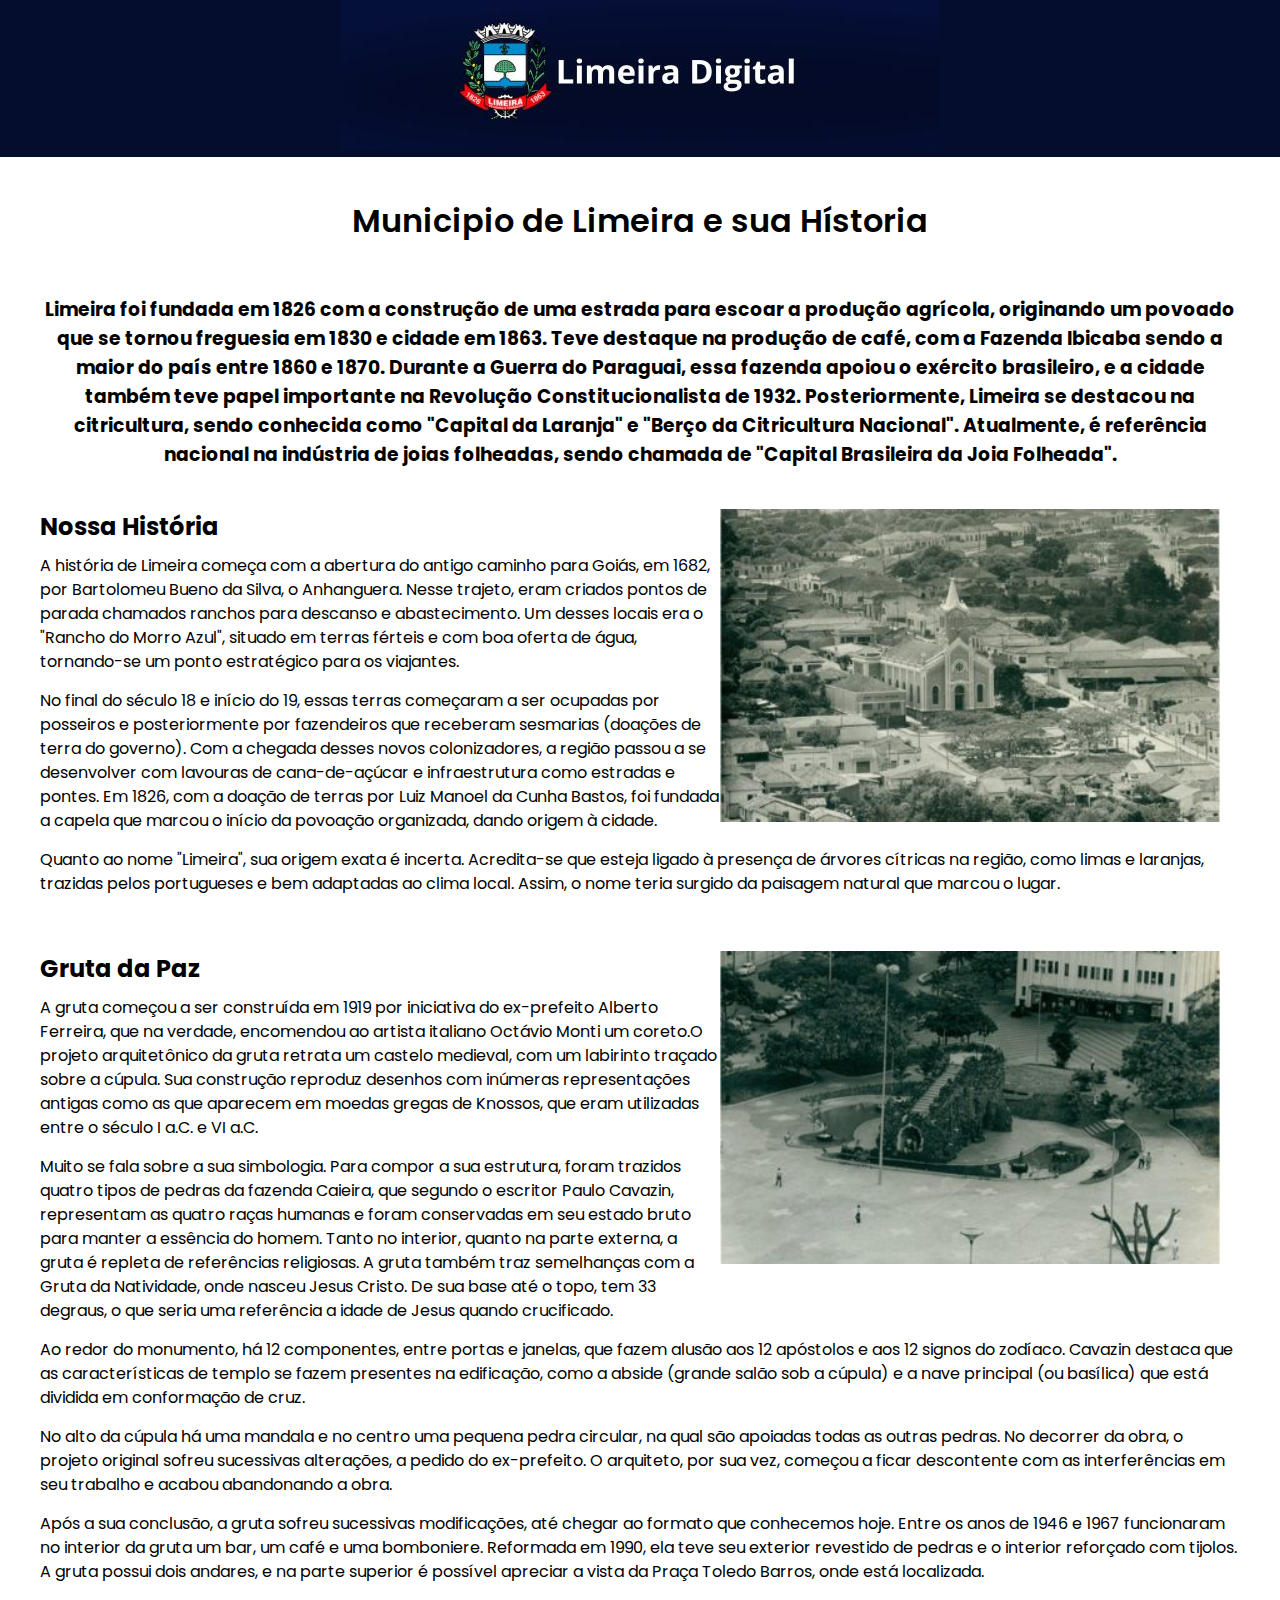
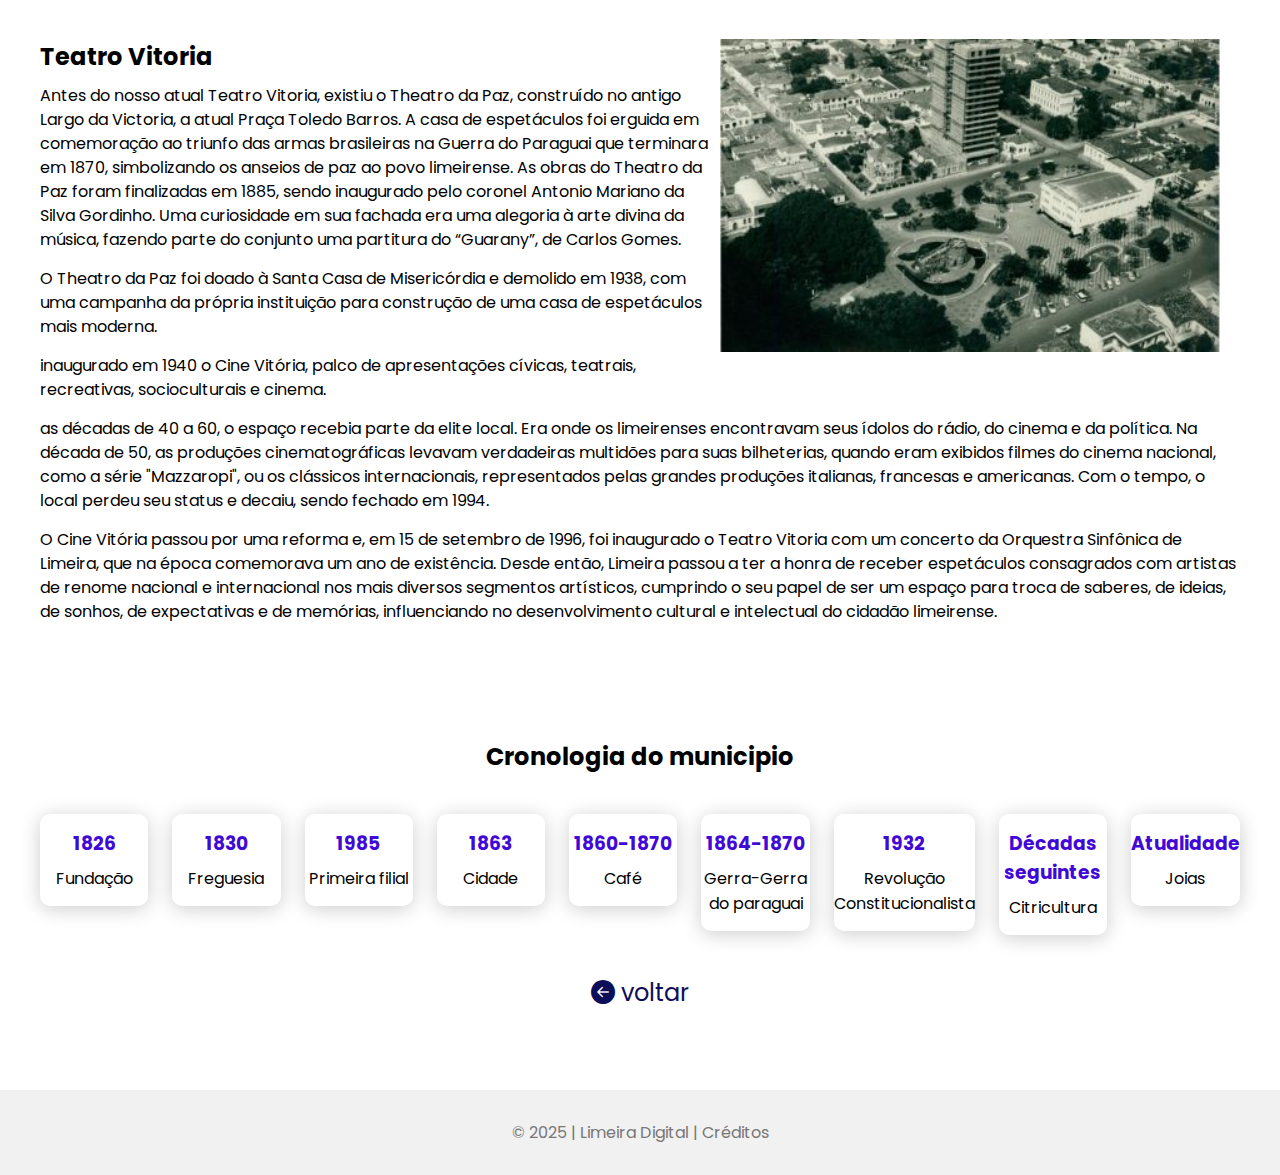
<file: municipio.html>
<!DOCTYPE html>
<html lang="en">
<head>
    <meta charset="UTF-8">
    <meta name="viewport" content="width=device-width, initial-scale=1.0">
    <title>Limeira Digital - Turismo e Informativo</title>
    <meta name="descrption" content="site informativo da cidade de Limeia">
    <link rel="stylesheet" href="style.css">
</head>
<body>
    <header>
     <img src="imagem/Limeira Digital.jpg" alt="Logo da cidade de Limeira">
    </header>

    <main>
        <section class="destaque">
            <h1>Municipio de Limeira e sua Hístoria </h1>
            <h3>Limeira foi fundada em 1826 com a construção de uma estrada para escoar a produção agrícola, originando um povoado que se tornou freguesia em 1830 e cidade em 1863. 
            Teve destaque na produção de café, com a Fazenda Ibicaba sendo a maior do país entre 1860 e 1870.
            Durante a Guerra do Paraguai, essa fazenda apoiou o exército brasileiro, e a cidade também teve papel importante na Revolução Constitucionalista de 1932. Posteriormente, Limeira se destacou na citricultura, sendo conhecida como "Capital da Laranja" e "Berço da Citricultura Nacional". Atualmente, é referência nacional na indústria de joias folheadas, sendo chamada de "Capital Brasileira da Joia Folheada".</h3>
        </section>

        <section class="grid-municipio">
           
            <div>
                <img class="foto-municipio" src="imagem/antiga-limeira.jpg" alt="foto de limeira antigamente">
                <h2>Nossa História</h2>
                <p>A história de Limeira começa com a abertura do antigo caminho para Goiás, em 1682, por Bartolomeu Bueno da Silva, o Anhanguera. Nesse trajeto, eram criados pontos de parada chamados ranchos para descanso e abastecimento. Um desses locais era o "Rancho do Morro Azul", situado em terras férteis e com boa oferta de água, tornando-se um ponto estratégico para os viajantes.</p>
               <p> No final do século 18 e início do 19, essas terras começaram a ser ocupadas por posseiros e posteriormente por fazendeiros que receberam sesmarias (doações de terra do governo). Com a chegada desses novos colonizadores, a região passou a se desenvolver com lavouras de cana-de-açúcar e infraestrutura como estradas e pontes. Em 1826, com a doação de terras por Luiz Manoel da Cunha Bastos, foi fundada a capela que marcou o início da povoação organizada, dando origem à cidade.</p>
               <p> Quanto ao nome "Limeira", sua origem exata é incerta. Acredita-se que esteja ligado à presença de árvores cítricas na região, como limas e laranjas, trazidas pelos portugueses e bem adaptadas ao clima local. Assim, o nome teria surgido da paisagem natural que marcou o lugar.</p>
                
            </div>
            </section>

            <section class="grid-municipio">
        
            <div>
                <img  class="foto-municipio" src="imagem/guta-antiga.jpg" alt="foto da guta antigamente">
                <h2>Gruta da Paz</h2>
                <p>A gruta começou a ser construída em 1919 por iniciativa do ex-prefeito Alberto Ferreira, que na verdade, encomendou ao artista italiano Octávio Monti um coreto.O projeto arquitetônico da gruta retrata um castelo medieval, com um labirinto traçado sobre a cúpula. Sua construção reproduz desenhos com inúmeras representações antigas como as que aparecem em moedas gregas de Knossos, que eram utilizadas entre o século I a.C. e VI a.C.</p>
                <p>Muito se fala sobre a sua simbologia. Para compor a sua estrutura, foram trazidos quatro tipos de pedras da fazenda Caieira, que segundo o escritor Paulo Cavazin, representam as quatro raças humanas e foram conservadas em seu estado bruto para manter a essência do homem. 
                Tanto no interior, quanto na parte externa, a gruta é repleta de referências religiosas. A gruta também traz semelhanças com a Gruta da Natividade, onde nasceu Jesus Cristo. De sua base até o topo, tem 33 degraus, o que seria uma referência a idade de Jesus quando crucificado.</p>
                <p>Ao redor do monumento, há 12 componentes, entre portas e janelas, que fazem alusão aos 12 apóstolos e aos 12 signos do zodíaco. Cavazin destaca que as características de templo se fazem presentes na edificação, como a abside (grande salão sob a cúpula) e a nave principal (ou basílica) que está dividida em conformação de cruz.</p> 
                <p>No alto da cúpula há uma mandala e no centro uma pequena pedra circular, na qual são apoiadas todas as outras pedras. No decorrer da obra, o projeto original sofreu sucessivas alterações, a pedido do ex-prefeito. O arquiteto, por sua vez, começou a ficar descontente com as interferências em seu trabalho e acabou abandonando a obra.</p>
                <p>Após a sua conclusão, a gruta sofreu sucessivas modificações, até chegar ao formato que conhecemos hoje. Entre os anos de 1946 e 1967 funcionaram no interior da gruta um bar, um café e uma bomboniere. Reformada em 1990, ela teve seu exterior revestido de pedras e o interior reforçado com tijolos. A gruta possui dois andares, e na parte superior é possível apreciar a vista da Praça Toledo Barros, onde está localizada.</p>
                
            </div>
            </section>

            <section class="grid-municipio">
          
            <div>
                <img class="foto-municipio" src="imagem/vitoria.jpg" alt="foto do Teatro Vitória">
           
                <h2>Teatro Vitoria</h2>
                <p>Antes do nosso atual Teatro Vitoria, existiu o Theatro da Paz, construído no antigo Largo da Victoria, a atual Praça Toledo Barros. A casa de espetáculos foi erguida em comemoração ao triunfo das armas brasileiras na Guerra do Paraguai que terminara em 1870, simbolizando os anseios de paz ao povo limeirense.
                As obras do Theatro da Paz foram finalizadas em 1885, sendo inaugurado pelo coronel Antonio Mariano da Silva Gordinho. Uma curiosidade em sua fachada era uma alegoria à arte divina da música, fazendo parte do conjunto uma partitura do “Guarany”, de Carlos Gomes.</p>
                <p>O Theatro da Paz foi doado à Santa Casa de Misericórdia e demolido em 1938, com uma campanha da própria instituição para construção de uma casa de espetáculos mais moderna.</p>
                <p> inaugurado em 1940 o Cine Vitória, palco de apresentações cívicas, teatrais, recreativas, socioculturais e cinema.</p> 
                <p> as décadas de 40 a 60, o espaço recebia parte da elite local. Era onde os limeirenses encontravam seus ídolos do rádio, do cinema e da política. Na década de 50, as produções cinematográficas levavam verdadeiras multidões para suas bilheterias, quando eram exibidos filmes do cinema nacional, como a série "Mazzaropi", ou os clássicos internacionais, representados pelas grandes produções italianas, francesas e americanas. Com o tempo, o local perdeu seu status e decaiu, sendo fechado em 1994.</p>
                <p>O Cine Vitória passou por uma reforma e, em 15 de setembro de 1996, foi inaugurado o Teatro Vitoria com um concerto da Orquestra Sinfônica de Limeira, que na época comemorava um ano de existência. Desde então, Limeira passou a ter a honra de receber espetáculos consagrados com artistas de renome nacional e internacional nos mais diversos segmentos artísticos, cumprindo o seu papel de ser um espaço para troca de saberes, de ideias, de sonhos, de expectativas e de memórias, influenciando no desenvolvimento cultural e intelectual do cidadão limeirense. </p>
            </div>
             </section>

             <section>
                <h2>Cronologia do municipio</h2>
         <section class="grid-municipio">
            <div class="card">
                <h3>1826</h3>
                <span>Fundação</span>
            </div>
            <div class="card">
                <h3>1830</h3>
                <span>Freguesia</span>
            </div>
            <div class="card">
                <h3>1985</h3>
                <span>Primeira filial</span>
            </div>
            <div class="card">
                <h3>1863</h3>
                <span>Cidade</span>
            </div>
            <div class="card">
                <h3>1860-1870</h3>
                <span>Café</span>
            </div>
            <div class="card">
                <h3>1864-1870</h3>
                <span>Gerra-Gerra do paraguai</span>
            </div>
            <div class="card">
                <h3>1932</h3>
                <span>Revolução Constitucionalista</span>
            </div>
            <div class="card">
                <h3>Décadas seguintes</h3>
                <span>Citricultura</span>
            </div>
             <div class="card">
                <h3>Atualidade</h3>
                <span>Joias</span>
            </div>
             </section>

    <section class="voltar">
            <a href="index.html"><i class="bi bi-arrow-left-circle-fill"></i> voltar</a>
         </section>
    </main>
    <footer>
         &copy; 2025 | Limeira Digital | Créditos
      </footer>
</body>
</html>
</file>
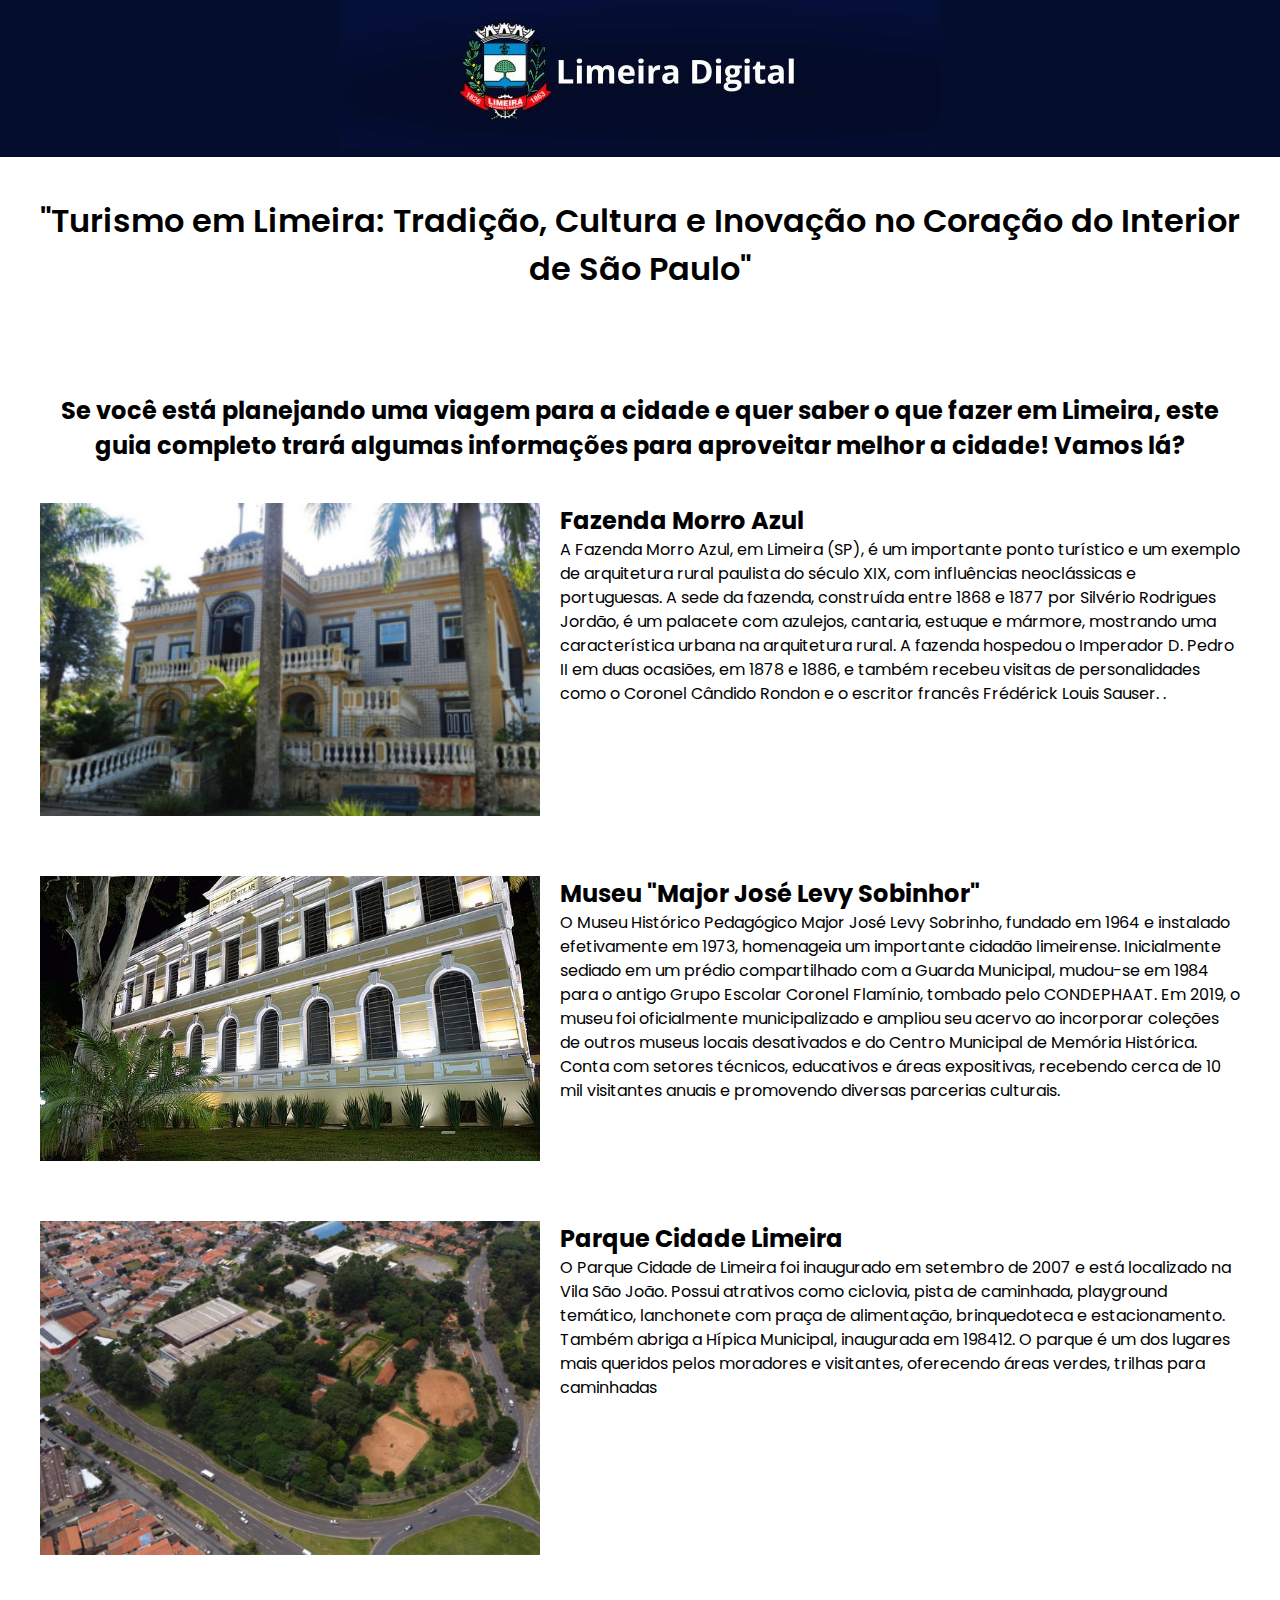
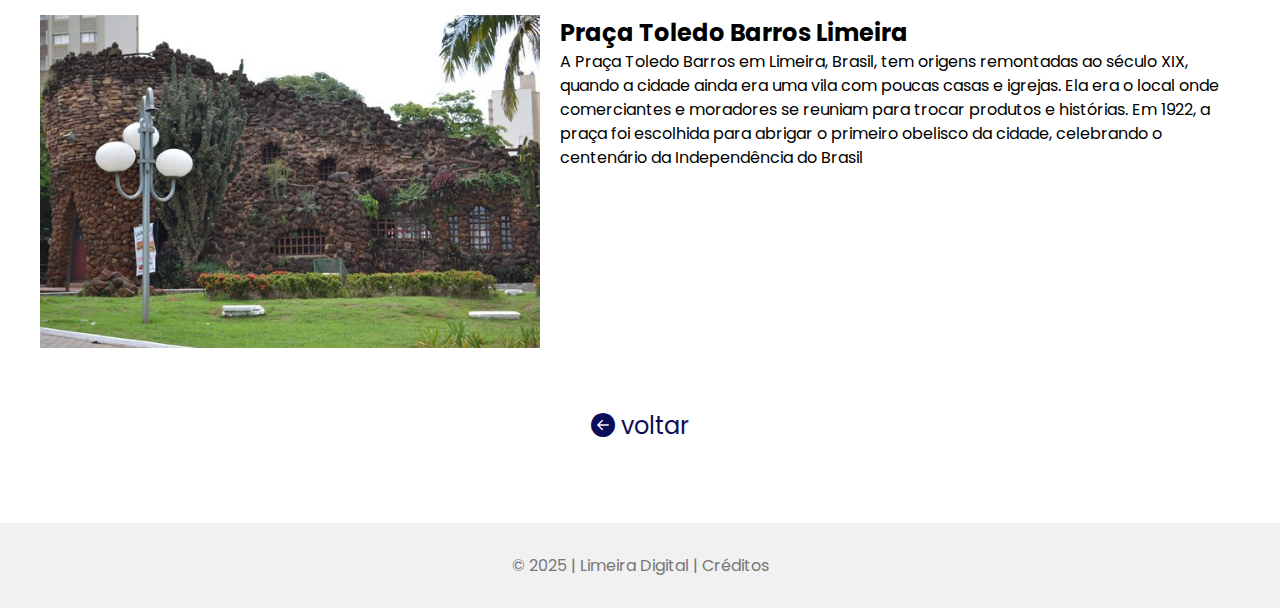
<file: turismo.html>
<!DOCTYPE html>
<html lang="en">
<head>
    <meta charset="UTF-8">
    <meta name="viewport" content="width=device-width, initial-scale=1.0">
    <title>Limeira Digital - Turismo e Informativo</title>
    <meta name="descrption" content="site informativo da cidade de Limeia">
    <link rel="stylesheet" href="style.css">
</head>
<body>
    <header>
        <img src="imagem/Limeira Digital.jpg" alt="Logo da cidade de Limeira">
    </header>
    <main>

        <section class="destaque">
            <h1>"Turismo em Limeira: Tradição, Cultura e Inovação no Coração do Interior de São Paulo" </h1>
            <h2>Se você está planejando uma viagem para a cidade e quer saber o que fazer em Limeira, este guia completo trará algumas informações para aproveitar melhor a cidade! Vamos lá?</h2>
        </section>

        <section class="grid-turismo">
         
            <div>
                <img class="foto-turismo" src="imagem/fazenda.png" alt="foto da fazenda morro azul">
                <h2> Fazenda Morro Azul </h2>
                <p>A Fazenda Morro Azul, em Limeira (SP), é um importante ponto turístico e um exemplo de arquitetura rural paulista do século XIX, com influências neoclássicas e portuguesas. A sede da fazenda, construída entre 1868 e 1877 por Silvério Rodrigues Jordão, é um palacete com azulejos, cantaria, estuque e mármore, mostrando uma característica urbana na arquitetura rural. A fazenda hospedou o Imperador D. Pedro II em duas ocasiões, em 1878 e 1886, e também recebeu visitas de personalidades como o Coronel Cândido Rondon e o escritor francês Frédérick Louis Sauser. .</p>
            </div>
        </section>

            <section class="grid-turismo">
           
            <div>
                <img class="foto-turismo" src="imagem/museu.jpg" alt="foto do Museu de Limeira">
                <h2>Museu "Major José Levy Sobinhor"</h2>
                <p>O Museu Histórico Pedagógico Major José Levy Sobrinho, fundado em 1964 e instalado efetivamente em 1973, homenageia um importante cidadão limeirense. Inicialmente sediado em um prédio compartilhado com a Guarda Municipal, mudou-se em 1984 para o antigo Grupo Escolar Coronel Flamínio, tombado pelo CONDEPHAAT. Em 2019, o museu foi oficialmente municipalizado e ampliou seu acervo ao incorporar coleções de outros museus locais desativados e do Centro Municipal de Memória Histórica. Conta com setores técnicos, educativos e áreas expositivas, recebendo cerca de 10 mil visitantes anuais e promovendo diversas parcerias culturais.</p>
            </div>
            </section>

            <section class="grid-turismo">
            
            <div>
                <img class="foto-turismo" src="imagem/parque-cidade.jpg" alt="foto do Parque Cidade">
                <h2> Parque Cidade Limeira </h2>
                <p>O Parque Cidade de Limeira foi inaugurado em setembro de 2007 e está localizado na Vila São João. Possui atrativos como ciclovia, pista de caminhada, playground temático, lanchonete com praça de alimentação, brinquedoteca e estacionamento. Também abriga a Hípica Municipal, inaugurada em 198412. O parque é um dos lugares mais queridos pelos moradores e visitantes, oferecendo áreas verdes, trilhas para caminhadas</p>
            </div>
            </section>

            <section class="grid-turismo">
            
            <div>
                <img class="foto-turismo" src="imagem/Gruta.jpeg" alt="foto praça Toledo Barros">
                <h2> Praça Toledo Barros Limeira</h2>
                <p>A Praça Toledo Barros em Limeira, Brasil, tem origens remontadas ao século XIX, quando a cidade ainda era uma vila com poucas casas e igrejas. Ela era o local onde comerciantes e moradores se reuniam para trocar produtos e histórias. Em 1922, a praça foi escolhida para abrigar o primeiro obelisco da cidade, celebrando o centenário da Independência do Brasil</p>
            </div>
            </section>

            
    <section class="voltar">
            <a href="index.html"><i class="bi bi-arrow-left-circle-fill"></i> voltar</a>
         </section>
    </main>
    <footer>
         &copy; 2025 | Limeira Digital | Créditos
      </footer>
</body>
</html>
</file>
<file: style.css>
@import url("https://cdn.jsdelivr.net/npm/bootstrap-icons@1.13.1/font/bootstrap-icons.min.css");
@import url('https://fonts.googleapis.com/css2?family=Poppins:ital,wght@0,100;0,200;0,300;0,400;0,500;0,600;0,700;0,800;0,900;1,100;1,200;1,300;1,400;1,500;1,600;1,700;1,800;1,900&display=swap');


* {
    margin: 0;
    padding: 0;
    box-sizing: border-box;
}

header {
    background-color: #040d2d;
    /* cor de fundo */
    text-align: center;
    /* centraliza um texto */
    margin: 0%;
    /* top rigt bottom left */
    padding: 0px 0px 0px 0px;
    /* top rigt bottom left */

}

.banner{
    width: 100%;
}

body {
    font-family: 'poppins', sans-serif;
}

footer {
    background-color: #f1f1f1;
    padding: 30px;
    text-align: center;
    color: #777;
}

a {
    text-decoration: none;
    /* retirar o sublinhado dos links */
    color: #0d0e5a;
    /* alterar a cor dos links */
}

a:hover {
    text-decoration: underline;
    /* voltar o sublinhao quando passar o mouse em cima */
}

/* Formatação da home */

main {
    width: 1200px;
    /* fixa a largura*/
    margin: 0 auto 0 auto;
    /* centralizar o container  ( elento de bloco) */
    padding: 40px 0px 40px 0px;
}

section {
    margin-bottom: 40px
}

h2 {
    text-align: center;
    margin-top: 50px;
}

.destaque {
    text-align: center;

    p {
        /*CSS nesting (alinhamento de CSS*/
        /* p{} vai mudar o paragralho dentro da class*/
        color: #362626;
        /* cor da letra*/
        font-size: 1.2rem;
        /* tamanho da letra*/
        line-height: 150%;
        /* altura da linha ou espassamento entre linhas*/
    }

    h1 {
        font-size: 2rem;
        margin-bottom: 10px;
        font-weight: 600;
        /* carga com valores de 100 a 900 se a fonte permitir*/
        /* font-style: italic;   Fonte em italic */
    }

}

.grid-home {
    display: flex;
    /* ( Flexbox ) coloca as imagens um do lado da outra grudada uma na outra */
    flex-wrap: wrap;
    /* permitir a quebra de linhas dos elementos */
    gap: 25px;

    /* espaçamento entre os elementos */
    * {
        flex-basis: 300px;
        /* tamanho inicial para o elemento filho */
        flex-grow: 1;
        /* permite aumeto de tamanho */
        flex-shrink: 1;
        /* permite reduzir o tamanho */
    }

    a {
        text-decoration: none;
        /* Tirar o sublinhado */
        color: #000;
    }
}

.card {
    /* Aplicar sombra */
    /* 0: deslocamento horizontal, 3px: vertical, 10px: desfoque, rgba: cor */
    box-shadow: 0 3px 20px rgba(0, 0, 0, 0.2);
    /* sombreado do card */
    padding-bottom: 15px;
    /* margem interna inferior */
    border-radius: 10px;
    /* cantos arrendondados */
    text-align: center;

    img {
        width: 100%;
        /* fixa a largura proporcional */
        object-fit: cover;
        /* imagem se ajusta ao conteiner proporção original */
        height: 250px;
        /* mantem altura original da imagem */
    }

    h3 {
        color: #4009d8;
        margin: 15px 0 8px 0;
    }

    P {
        font-size: 0, 95rem;
        padding: 0px 10px;
    }
}

.redes-sociais {
    display: flex;
    justify-content: center;
    flex-wrap: wrap;
    gap: 15px;
    margin-top: 10px;

    a {
        background-color: #aaa;
        padding: 10px 15px;
        /* 10px top e bottom, 15px left e right */
        text-decoration: none;
        /* Tira o sublinhado do link */
        color: #fff;
        border-radius: 8px;
        /* arredondar os cantos */

    }

    a:hover {
        transform: translateY(-2px);
        /* movimento para os botões de rede social */
    }

    /* nth-child seleciona elementos filhos de uma tag seguidas ( elementos filhos ) */

    a:nth-child(1) {
        background-color: #3b5998;
        /* Cor para o facebok */
    }

    a:nth-child(2) {
        background-color: #ff0000;
        /* Cor para o youtube */
    }

    a:nth-child(3) {
        background: linear-gradient(45deg, #405de6, #5851db, #833ab4, #c13584, #e1306c, #fd1d1d);
        /* Cor para o Instagram */
    }

    a:nth-child(4) {
        background-color: #25d366;
        /* Cor para o whatsapp */
    }

    a:nth-child(5) {
        background-color: #000;
        /* Cor para o tiktok */
    }

    a:nth-child(6){
        background-color:#ed7d00;
    }
}

.voltar {
    text-align: center;
    margin-top: 20px;
    font-size: 1.5rem;
    color: #4009d8;
}

.card:hover {
    transform: translateY(-6px)
        /* modifica a aparência visual do elemento */
}

.grid-contato{
    display: block;
    justify-content: center;
    margin: 5% 20%;

    div{
        flex-basis: 45%;
        flex-grow: 1;
        flex-shrink: 1;
    }
    label{
        display: flex;
        text-transform: uppercase;
        font-weight: bold;
        margin-top: 20px;
        font-size: 0.9rem;
        color:#080a83;
    }
    input[type=text], input[type=email], textarea{
        padding: 10px;
        width: 90%;
        border: 1px solid #bbb;
        border-radius: 5px;
    }
    select{
        padding: 5px;
        border: 2px solid #bbb;
        border-radius: 5px;
    }
    input[type=checkbox]{
        margin-top: 20px;
        margin-bottom: 20px;
    }
}

.grid-municipio {
    display: flex;
    justify-content: space-between;
    gap: 1.5rem;
    align-items: flex-start;

    div {
        flex-grow: 1;
        flex-shrink: 1;
        flex-basis: 300px;

        h2 {
            text-align: start;
            margin-bottom: 10px;
            margin-top: 0;
        }

        p {
            line-height: 150%;
            margin-bottom: 15px;
        }

    }
}

.foto-municipio {
    width: 500px;
    float:right;
    margin-bottom: 20px;
    margin-right: 20px;
}

.grid-turismo {

    display: flex;
    /* opção por layout em grid (grade). O padrão para o display é block */
    justify-content: space-between;
    /* alinha pelas margens externas ( direita e esquerda ) */
    gap: 1.5rem;
    align-items: flex-start;

    div {
        flex-grow: 1;
        /* permite expandir a largura */
        flex-shrink: 1;
        /* permite reduzir a largura */
        flex-basis: 300px;
        /* tamanho inicial */
    }

    h2 {
        text-align: start;
        /* alinha á esquerda */
        margin-bottom: 0px;
        margin-top: 0;
    }

    p {
        line-height: 150%;
        /* altura da linha ou espaçamento entre linhas */
        margin-bottom: 15px;
        /* Margem inferior */
    }

}

.foto-turismo {
    width: 500px;
    float: left;
    margin-bottom: 20px;
    margin-right: 20px;
}

.grid-distancia {


    display: block;
    /* opção por layout em grid (grade). O padrão para o display é block */
    justify-content: space-evenly;
    gap: 1.5rem;
    align-items: flex-start;

    div {
        flex-grow: 1;
        flex-shrink: 1;
        flex-basis: 300px;
    }

    h2 {
        text-align: center;
        margin-bottom: 50px;
        margin-top: 70px;
    }

    p {
        font-size: 1.1rem;
        line-height: 150%;
        margin-bottom: 15px;
    }

}


 .distancia {
    clear:both; /* neutraliza o float. é necessario na proxima sessão após o uso do float */
    padding-left: 50px;
    list-style: square;
    }

    li {
        line-height: 170%;
    }

     h2 {
        text-align: center;
        margin-bottom: 40px;
        margin-top: 100px;
    }

    h3{
        margin-top: 50px;
        text-align: center;
        margin-bottom: 20px;
    }
    ul,
    ol {
        padding-left: 20px;
        list-style: none;

        li {
            line-height: 200%;
            text-align: center;
        }
    }

.foto-distancia {
    width: 500px;
    float:left;
    margin-bottom: 10px;
    margin-right: 20px;
}

table{
    width: 100%;
}

.tabela-distancia td {
    border-bottom: 2px dotted #ccc;
    padding: 8px;
    text-align: center;
}

.tabela-distancia tr {
    border-bottom: 2px solid #bcb2b2;
    padding: 8px;
    
}

.videos-esportes {
    text-align: center;

    video {
        width: 70%;
    }

    iframe {
        width: 70%;
        /*  height: 415px;         é uma opção fixa */
        height: 60vh;
        /* fica flexivel dependendo do aparelho */
    }
}

.grid-esporte{
    img{
        width: 70%;
    }
    p{
    text-align: center;
    margin-top: 5px;
    margin-bottom: px;
 }
 h2{
    text-align: center;
        margin-bottom: 40px;
        margin-top: 30px;

 }

table {
    width: 100%;
    border-collapse: collapse;
    /* junta as bordas em uma só */
}

.tabela-esporte tr:nth-child(even) {
    /* even = é o mesmo que par e odd = é o mesmo que impar */
    background-color: #130c0c;
    td{
        color:#fff;
    } 
}

.tabela-esporte td {
    border: 2px;
    padding: 8px;
}

.tabela-esporte th:nth-child(3),
/* pseudo seletor, escolhe onde quer ser feita a formatação na tabela */
.tabela-espote td:nth-child(3) {
    /* pseudo seletor, escolhe onde quer ser feita a formatação na tabela */
    text-align: end;
    font-weight: 500;

}
}

.tabela-esporte th:nth-child(4),
.tabela-esporte td:nth-child(4) {
    text-align: center;
}

.mapa-limeira {
    h2{
        margin-bottom: 20px;
    }
    text-align: center;

    video {
        width: 70%;
    }

    iframe {
        width: 70%;
        /*  height: 415px;         é uma opção fixa */
        height: 60vh;
        /* fica flexivel dependendo do aparelho */
    }
}

.videos-comercio {
    text-align: center;

    video {
        width: 70%;
    }

    iframe {
        width: 70%;
        /*  height: 415px;         é uma opção fixa */
        height: 60vh;
        /* fica flexivel dependendo do aparelho */
    }
}

.grid-shopping {

    display: flex;
    justify-content: space-between;
    gap: 1.5rem;
    align-items: flex-start;

    div {
        flex-grow: 1;
        flex-shrink: 1;
        flex-basis: 300px;

        h2 {
            text-align: start;
            margin-bottom: 10px;
            margin-top: 0;
        }

        p {
            line-height: 150%;
            margin-bottom:2px;
        }

    }
}

.foto-comercio {

    width: 500px;
    float: left;
    margin-bottom: 20px;
    margin-right: 20px;
}

.galeria-destaques {
    display: flex;
    /* necessário, pois img é tag inline */
    justify-content: center;
    /* Centraliza a imagem  */
    background-color: #333;
    margin: 30px 0px 10px 0px;

    /* top riht bottom left*/
    img {
        width: 60%;
    }
}

.galeria-miniaturas {
    display: flex;
    justify-content: space-between;

    img {
        width: 110px;
    }
}

@media screen and (max-width:800px) {

    /* media queries ( midia alternativa para tela ) */
    /* header{ */
    /* background-color: green; */
    main {
        width: 100%;
        padding-left:15px;
        padding-right: 15px;
    }

    .grid-home {
        * {
            flex-basis: 100%;
        }
    }

    .grid-esporte,
    .grid-municipio,
    .grid-turismo,
    .grid-contato,
    .grid-distancia,
    .grid-shopping,
    .form-group {
        flex-direction: column;     /* Mudar a direção do empilhamento das colunas */
        align-items: center;
    }

    header{
        img{
            width: 80%;
        }
    }

    .distancia{
         /* neutraliza o float. é necessario na proxima sessão após o uso do float */
        padding-left: 0px;
        
    }

    .tabela-distancia{
        text-align: center;
    }

    .rolagem{
        overflow: auto;
        width: 100%;
    }

    .foto-esporte{
        width: 100%!important;
    }

    .foto-comercio{
        width: 100%;
    }

    .foto-municipio{
            float: none;
            width: 100%;   
    }

    .foto-distancia{
        width: 100%;
    }

    .foto-turismo{
        width: 100%;
    }

    .grid-municipio{
        .card{
            width: 100%;
        }
        div{
            flex-basis: 100%;
        }
    }

    .galeria-destaques{
        img{
            width: 100%;
        }
    }
     .galeria-miniaturas{
        flex-wrap: wrap;   
        img{
            width: 30%;
        }
    }

    .videos-esportes {
        iframe {
            width: 100%;
            height: 35vh;
        }

        video {
            width: 100%;
        }
    }
    .videos-comercio {
        iframe {
            width: 100%;
            height: 35vh;
        }

        video {
            width: 100%;
        }
    }
   
}
</file>
